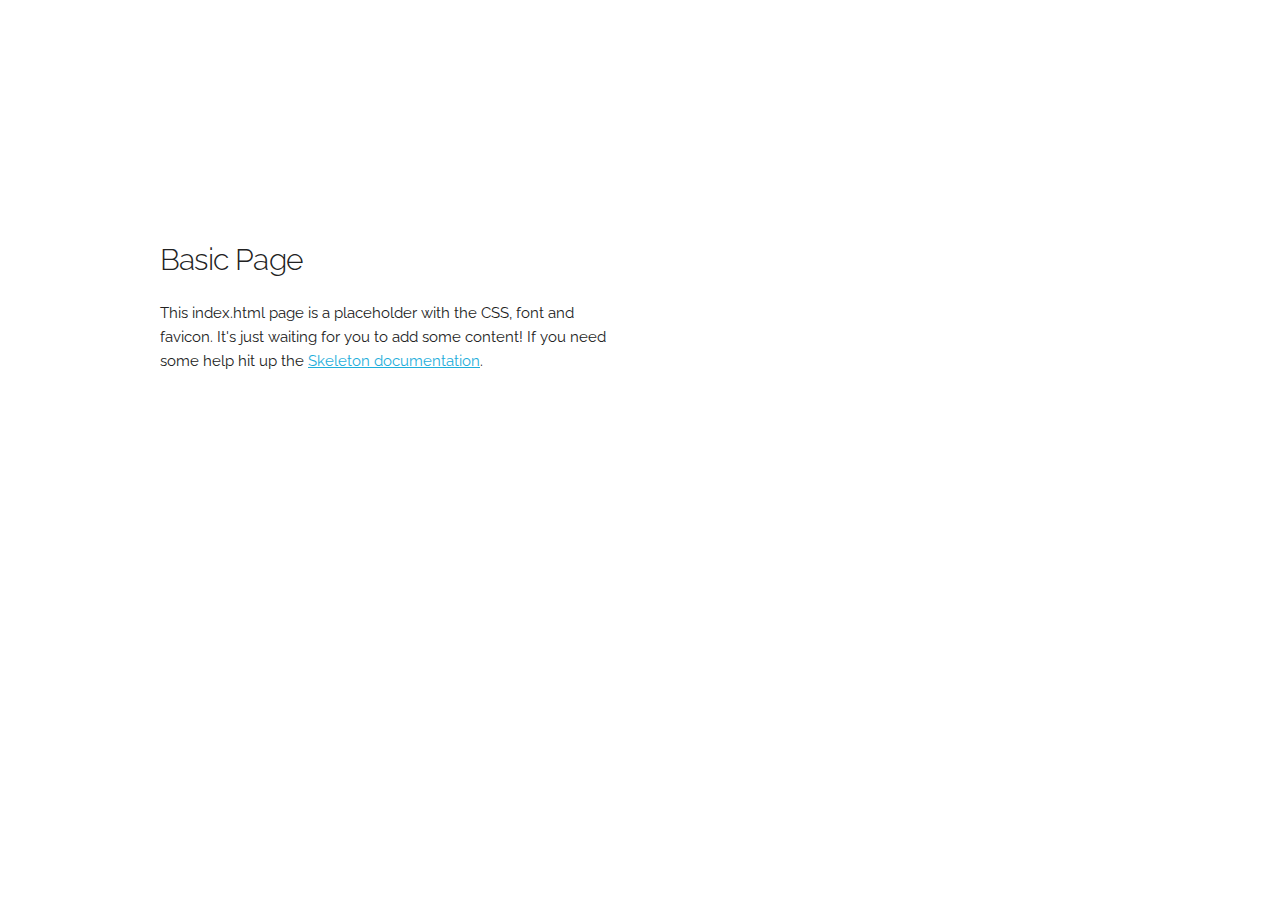
<file: bower_components/skeleton/index.html>
<!DOCTYPE html>
<html lang="en">
<head>

  <!-- Basic Page Needs
  –––––––––––––––––––––––––––––––––––––––––––––––––– -->
  <meta charset="utf-8">
  <title>Your page title here :)</title>
  <meta name="description" content="">
  <meta name="author" content="">

  <!-- Mobile Specific Metas
  –––––––––––––––––––––––––––––––––––––––––––––––––– -->
  <meta name="viewport" content="width=device-width, initial-scale=1">

  <!-- FONT
  –––––––––––––––––––––––––––––––––––––––––––––––––– -->
  <link href="//fonts.googleapis.com/css?family=Raleway:400,300,600" rel="stylesheet" type="text/css">

  <!-- CSS
  –––––––––––––––––––––––––––––––––––––––––––––––––– -->
  <link rel="stylesheet" href="css/normalize.css">
  <link rel="stylesheet" href="css/skeleton.css">

  <!-- Favicon
  –––––––––––––––––––––––––––––––––––––––––––––––––– -->
  <link rel="icon" type="image/png" href="images/favicon.png">

</head>
<body>

  <!-- Primary Page Layout
  –––––––––––––––––––––––––––––––––––––––––––––––––– -->
  <div class="container">
    <div class="row">
      <div class="one-half column" style="margin-top: 25%">
        <h4>Basic Page</h4>
        <p>This index.html page is a placeholder with the CSS, font and favicon. It's just waiting for you to add some content! If you need some help hit up the <a href="http://www.getskeleton.com">Skeleton documentation</a>.</p>
      </div>
    </div>
  </div>

<!-- End Document
  –––––––––––––––––––––––––––––––––––––––––––––––––– -->
</body>
</html>
</file>
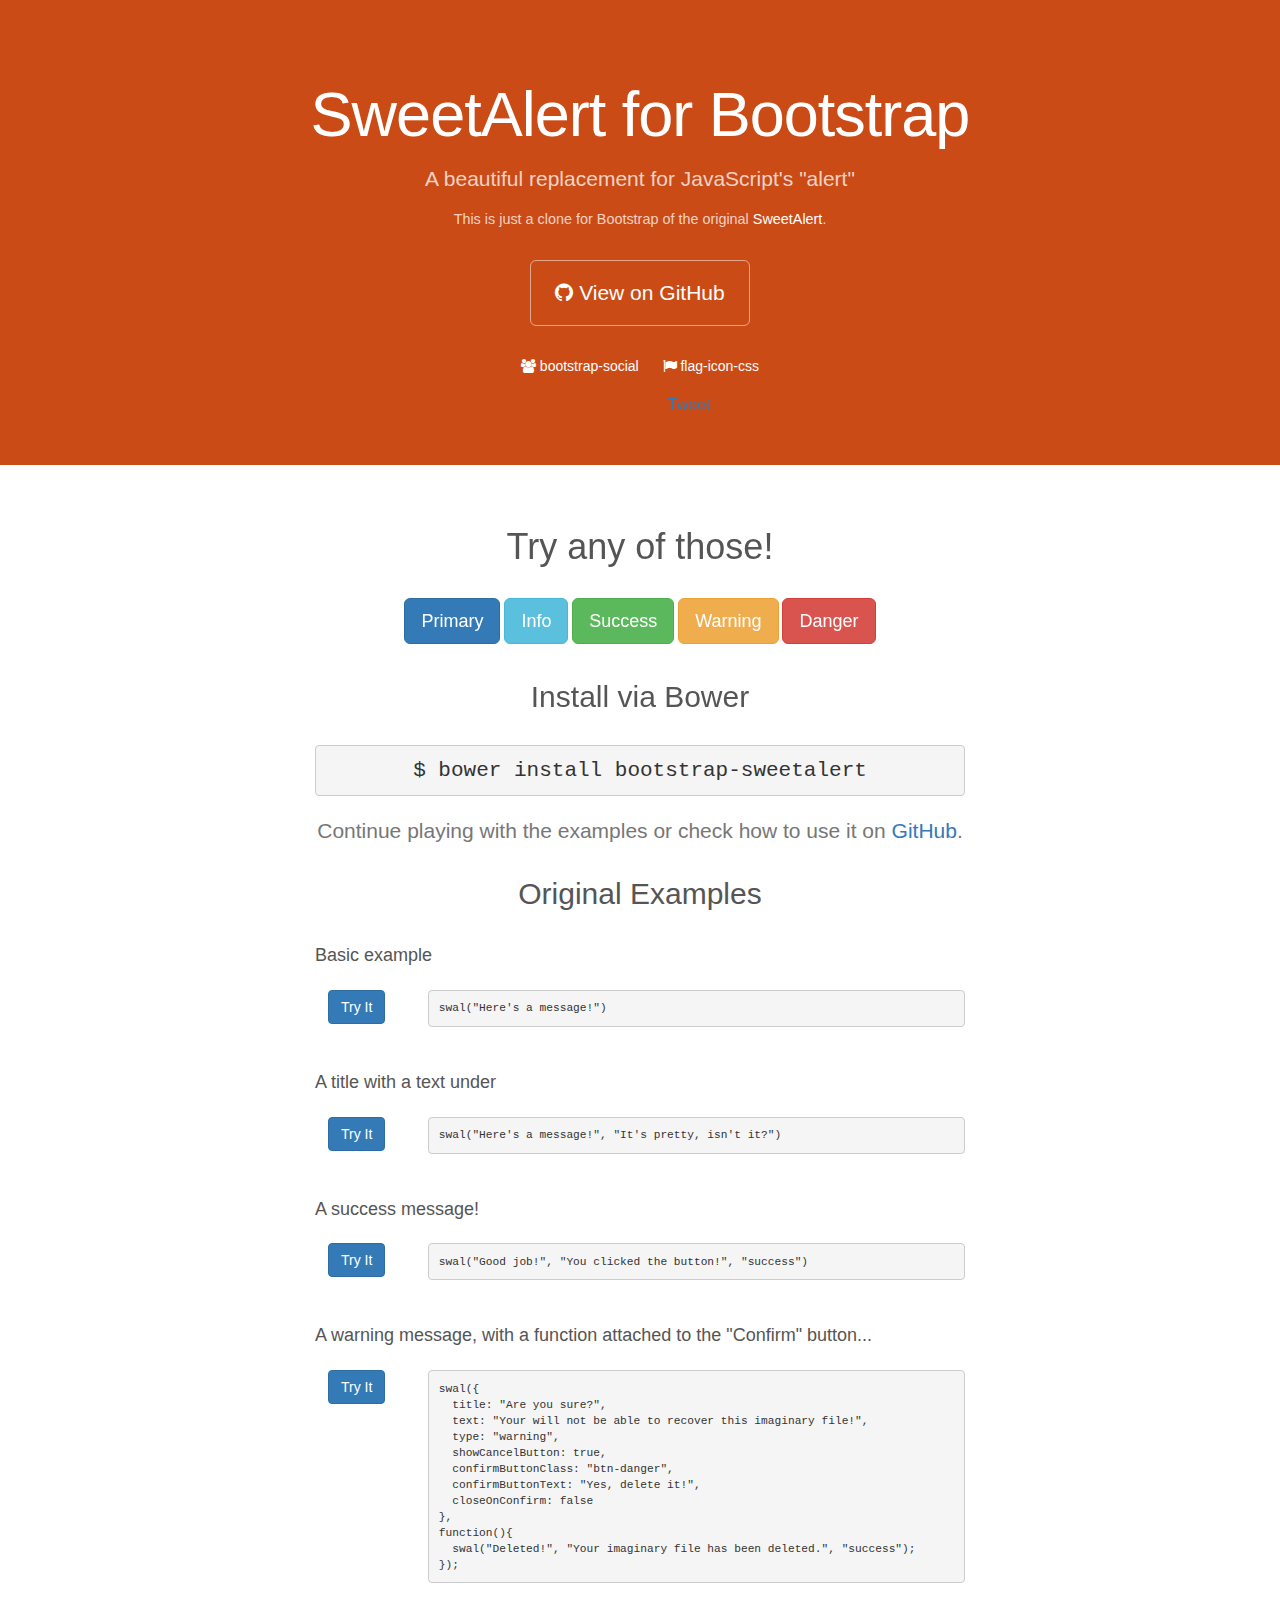
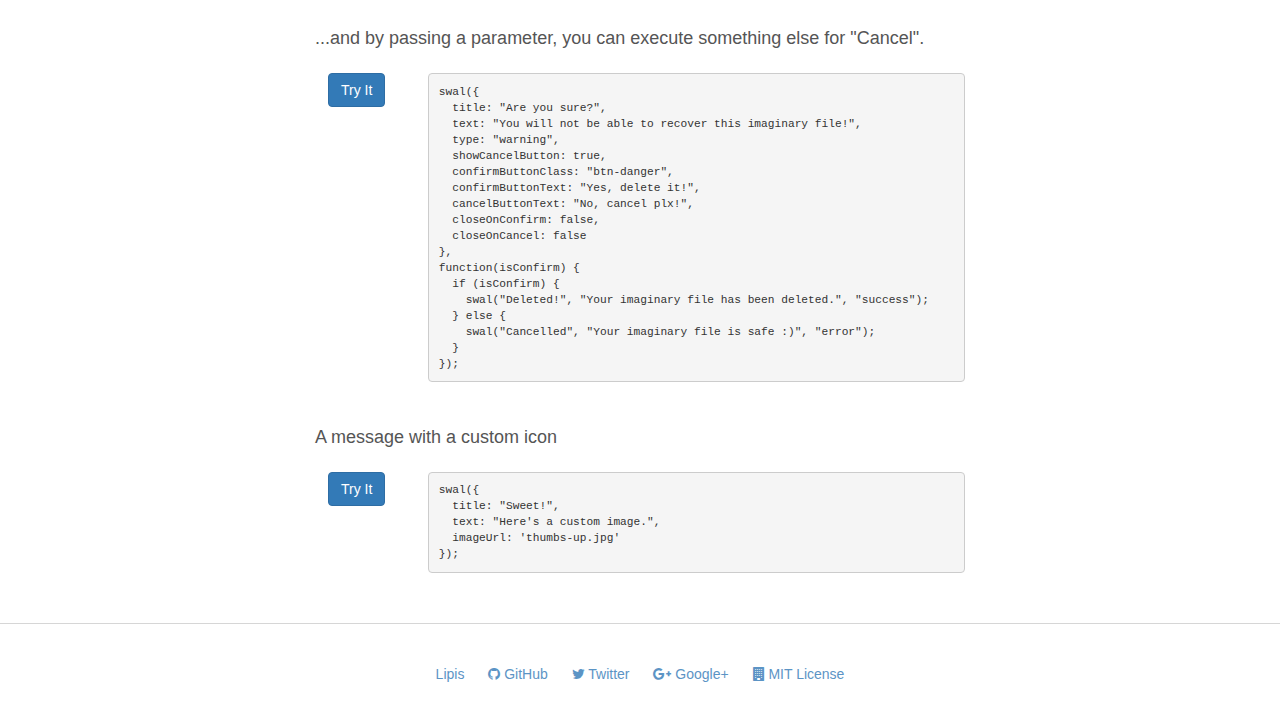
<file: old/assets/bootstrap-sweetalert/index.html>
<!DOCTYPE html>
<html lang="en">
  <head>
    <meta charset="utf-8">
    <meta http-equiv="X-UA-Compatible" content="IE=edge">
    <meta name="viewport" content="width=device-width, initial-scale=1">

    <meta property="og:title" content="Social Buttons for Bootstrap" />
    <meta property="og:description" content="A beautiful replacement for JavaScript's 'alert' for Bootstrap" />
    <meta property="og:type" content="website" />
    <meta property="og:url" content="http://lipis.github.io/bootstrap-sweetalert/" />
    <meta property="og:image" content="http://lipis.github.io/bootstrap-social/assets/bootstrap-sweetalert.png" />

    <title>SweetAlert for Bootstrap</title>

    <link href="//maxcdn.bootstrapcdn.com/bootstrap/3.2.0/css/bootstrap.min.css" rel="stylesheet">
    <link href="//maxcdn.bootstrapcdn.com/font-awesome/4.2.0/css/font-awesome.min.css" rel="stylesheet">
    <script src="//code.jquery.com/jquery-2.1.1.js"></script>
    <link href="assets/docs.css" rel="stylesheet">

    <!-- Debug -->
    <script src="//localhost:32123/livereload.js"></script>

    <!-- This is what you need -->
    <script src="lib/sweet-alert.js"></script>
    <link rel="stylesheet" href="lib/sweet-alert.css">
    <!--.......................-->

    <script>
      (function(i,s,o,g,r,a,m){i['GoogleAnalyticsObject']=r;i[r]=i[r]||function(){
      (i[r].q=i[r].q||[]).push(arguments)},i[r].l=1*new Date();a=s.createElement(o),
      m=s.getElementsByTagName(o)[0];a.async=1;a.src=g;m.parentNode.insertBefore(a,m)
      })(window,document,'script','//www.google-analytics.com/analytics.js','ga');
      ga('create', 'UA-42119746-3', 'auto');
      ga('send', 'pageview');
    </script>
  </head>

  <body>
    <div class="jumbotron">
      <h1>SweetAlert for Bootstrap</h1>
      <p>A beautiful replacement for JavaScript's "alert"</p>
      <p class="small">
        This is just a clone for Bootstrap of the original
        <a href="http://tristanedwards.me/sweetalert" target="_blank" onclick="_gaq.push(['_trackEvent', 'exit', 'header', 'Original']);">SweetAlert</a>.
      </p>
      <p>
        <a class="btn btn-outline btn-lg" href="https://github.com/lipis/sweetalert" onclick="_gaq.push(['_trackEvent', 'exit', 'main', 'GitHub']);">
          <span class="fa fa-github"></span>
          View on GitHub
        </a>
      </p>
      <ul class="jumbotron-links">
        <li><a href="http://lipis.github.io/bootstrap-social" onclick="_gaq.push(['_trackEvent', 'exit', 'header', 'bootstrap-social']);"><i class="fa fa-group"></i> bootstrap-social</a></li>
        <li><a href="http://lipis.github.io/flag-icon-css"  onclick="_gaq.push(['_trackEvent', 'exit', 'header', 'flag-icon-css']);"><i class="fa fa-flag"></i> flag-icon-css</a></li>
      </ul>

      <iframe src="http://ghbtns.com/github-btn.html?user=lipis&amp;repo=bootstrap-sweetalert&amp;type=watch&amp;count=true" class="social-share"></iframe>
      <a href="https://twitter.com/share" class="social-share twitter-share-button" data-url="http://lipis.github.io/bootstrap-sweetalert/" data-text="SweetAlert for Bootstrap! A beautiful replacement for JavaScript's 'alert'." data-via="lipis" data-hashtags="bootstrap">Tweet</a>
    </div>

    <div class="container">

      <h1>Try any of those!</h1>
      <div class="examples">
        <button class="btn btn-lg btn-primary sweet-10" onclick="_gaq.push(['_trackEvent', 'example, 'try', 'Primary']);">Primary</button>
        <button class="btn btn-lg btn-info sweet-11" onclick="_gaq.push(['_trackEvent', 'example, 'try', 'Info']);">Info</button>
        <button class="btn btn-lg btn-success sweet-12" onclick="_gaq.push(['_trackEvent', 'example, 'try', 'Success']);">Success</button>
        <button class="btn btn-lg btn-warning sweet-13" onclick="_gaq.push(['_trackEvent', 'example, 'try', 'Warning']);">Warning</button>
        <button class="btn btn-lg btn-danger sweet-14" onclick="_gaq.push(['_trackEvent', 'example, 'try', 'Danger']);">Danger</button>
      </div>


      <h2>Install via Bower</h2>

      <pre class="text-center lead">$ bower install bootstrap-sweetalert</pre>

      <p class="text-muted text-center lead">
        Continue playing with the examples or check how to use it on
        <a href="https://github.com/lipis/bootstrap-sweetalert#sweetalert-for-bootstrap">GitHub</a>.
      </p>

      <h2>Original Examples</h2>

      <h4>Basic example</h4>
      <div class="row">
        <div class="col-sm-2 text-center">
          <p><button class="btn btn-primary sweet-1" onclick="_gaq.push(['_trackEvent', 'example', 'try', 'sweet-1']);">Try It</button></p>
        </div>
        <div class="col-sm-10">
          <pre class="code">swal("Here's a message!")</pre>
        </div>
      </div>

      <h4>A title with a text under</h4>
      <div class="row">
        <div class="col-sm-2 text-center">
          <p><button class="btn btn-primary sweet-2" onclick="_gaq.push(['_trackEvent', 'example', 'try', 'sweet-2']);">Try It</button></p>
        </div>
        <div class="col-sm-10">
          <pre>swal("Here's a message!", "It's pretty, isn't it?")</pre>
        </div>
      </div>

      <h4>A success message!</h4>
      <div class="row">
        <div class="col-sm-2 text-center">
          <p><button class="btn btn-primary sweet-3" onclick="_gaq.push(['_trackEvent', 'example', 'try', 'sweet-3']);">Try It</button></p>
        </div>
        <div class="col-sm-10">
          <pre>swal("Good job!", "You clicked the button!", "success")</pre>
        </div>
      </div>

      <h4>A warning message, with a function attached to the "Confirm" button...</h4>
      <div class="row">
        <div class="col-sm-2 text-center">
          <p><button class="btn btn-primary sweet-4" onclick="_gaq.push(['_trackEvent', 'example', 'try', 'sweet-4']);">Try It</button></p>
        </div>
        <div class="col-sm-10">
          <pre>
swal({
  title: "Are you sure?",
  text: "Your will not be able to recover this imaginary file!",
  type: "warning",
  showCancelButton: true,
  confirmButtonClass: "btn-danger",
  confirmButtonText: "Yes, delete it!",
  closeOnConfirm: false
},
function(){
  swal("Deleted!", "Your imaginary file has been deleted.", "success");
});</pre>
        </div>
      </div>

      <h4>...and by passing a parameter, you can execute something else for "Cancel".</h4>
      <div class="row">
        <div class="col-sm-2 text-center">
          <p><button class="btn btn-primary sweet-5" onclick="_gaq.push(['_trackEvent', 'example', 'try', 'sweet-5']);">Try It</button></p>
        </div>
        <div class="col-sm-10">
          <pre>
swal({
  title: "Are you sure?",
  text: "You will not be able to recover this imaginary file!",
  type: "warning",
  showCancelButton: true,
  confirmButtonClass: "btn-danger",
  confirmButtonText: "Yes, delete it!",
  cancelButtonText: "No, cancel plx!",
  closeOnConfirm: false,
  closeOnCancel: false
},
function(isConfirm) {
  if (isConfirm) {
    swal("Deleted!", "Your imaginary file has been deleted.", "success");
  } else {
    swal("Cancelled", "Your imaginary file is safe :)", "error");
  }
});</pre>
        </div>
      </div>

      <h4>A message with a custom icon</h4>
      <div class="row">
        <div class="col-sm-2 text-center">
          <p><button class="btn btn-primary sweet-6" onclick="_gaq.push(['_trackEvent', 'exit', 'footer', 'Lipis']);">Try It</button></p>
        </div>
        <div class="col-sm-10">
          <pre>
swal({
  title: "Sweet!",
  text: "Here's a custom image.",
  imageUrl: 'thumbs-up.jpg'
});</pre>
        </div>
      </div>
    </div>
    <footer>
      <ul class="links">
        <li><a href="http://lip.is" onclick="_gaq.push(['_trackEvent', 'exit', 'footer', 'Lipis']);">Lipis</a></li>
        <li><a href="http://github.com/lipis" onclick="_gaq.push(['_trackEvent', 'exit', 'footer', 'GitHub']);"><i class="fa fa-github"></i> GitHub</a></li>
        <li><a href="http://twitter.com/lipis" onclick="_gaq.push(['_trackEvent', 'exit', 'footer', 'Twitter']);"><i class="fa fa-twitter"></i> Twitter</a></li>
        <li><a href="http://google.com/+PanayiotisLipiridis" onclick="_gaq.push(['_trackEvent', 'exit', 'footer', 'Google+']);"><i class="fa fa-google-plus"></i> Google+</a></li>
        <li><a href="http://opensource.org/licenses/MIT" onclick="_gaq.push(['_trackEvent', 'exit', 'footer', 'MIT']);"><i class="fa fa-building"></i> MIT License</a></li>
      </ul>
    </footer>

    <script>
      document.querySelector('.sweet-1').onclick = function(){
        swal("Here's a message!");
      };

      document.querySelector('.sweet-2').onclick = function(){
        swal("Here's a message!", "It's pretty, isn't it?")
      };

      document.querySelector('.sweet-3').onclick = function(){
        swal("Good job!", "You clicked the button!", "success");
      };

      document.querySelector('.sweet-4').onclick = function(){
        swal({
          title: "Are you sure?",
          text: "You will not be able to recover this imaginary file!",
          type: "warning",
          showCancelButton: true,
          confirmButtonClass: 'btn-danger',
          confirmButtonText: 'Yes, delete it!',
          closeOnConfirm: false,
          //closeOnCancel: false
        },
        function(){
          swal("Deleted!", "Your imaginary file has been deleted!", "success");
        });
      };

      document.querySelector('.sweet-5').onclick = function(){
        swal({
          title: "Are you sure?",
          text: "You will not be able to recover this imaginary file!",
          type: "warning",
          showCancelButton: true,
          confirmButtonClass: 'btn-danger',
          confirmButtonText: 'Yes, delete it!',
          cancelButtonText: "No, cancel plx!",
          closeOnConfirm: false,
          closeOnCancel: false
        },
        function(isConfirm){
          if (isConfirm){
            swal("Deleted!", "Your imaginary file has been deleted!", "success");
          } else {
            swal("Cancelled", "Your imaginary file is safe :)", "error");
          }
        });
      };

      document.querySelector('.sweet-6').onclick = function(){
        swal({
          title: "Sweet!",
          text: "Here's a custom image.",
          imageUrl: 'assets/thumbs-up.jpg'
        });
      };

      document.querySelector('.sweet-10').onclick = function(){
        swal({
          title: "Are you sure?",
          text: "You will not be able to recover this imaginary file!",
          type: "info",
          showCancelButton: true,
          confirmButtonClass: 'btn-primary',
          confirmButtonText: 'Primary!'
        });
      };

      document.querySelector('.sweet-11').onclick = function(){
        swal({
          title: "Are you sure?",
          text: "You will not be able to recover this imaginary file!",
          type: "info",
          showCancelButton: true,
          confirmButtonClass: 'btn-info',
          confirmButtonText: 'Info!'
        });
      };

      document.querySelector('.sweet-12').onclick = function(){
        swal({
          title: "Are you sure?",
          text: "You will not be able to recover this imaginary file!",
          type: "success",
          showCancelButton: true,
          confirmButtonClass: 'btn-success',
          confirmButtonText: 'Success!'
        });
      };

      document.querySelector('.sweet-13').onclick = function(){
        swal({
          title: "Are you sure?",
          text: "You will not be able to recover this imaginary file!",
          type: "warning",
          showCancelButton: true,
          confirmButtonClass: 'btn-warning',
          confirmButtonText: 'Warning!'
        });
      };

      document.querySelector('.sweet-14').onclick = function(){
        swal({
          title: "Are you sure?",
          text: "You will not be able to recover this imaginary file!",
          type: "error",
          showCancelButton: true,
          confirmButtonClass: 'btn-danger',
          confirmButtonText: 'Danger!'
        });
      };
    </script>
    <script>
      !function(d,s,id){var js,fjs=d.getElementsByTagName(s)[0],p=/^http:/.test(d.location)?'http':'https';if(!d.getElementById(id)){js=d.createElement(s);js.id=id;js.src=p+'://platform.twitter.com/widgets.js';fjs.parentNode.insertBefore(js,fjs);}}(document, 'script', 'twitter-wjs');
    </script>
  </body>
</html>
</file>
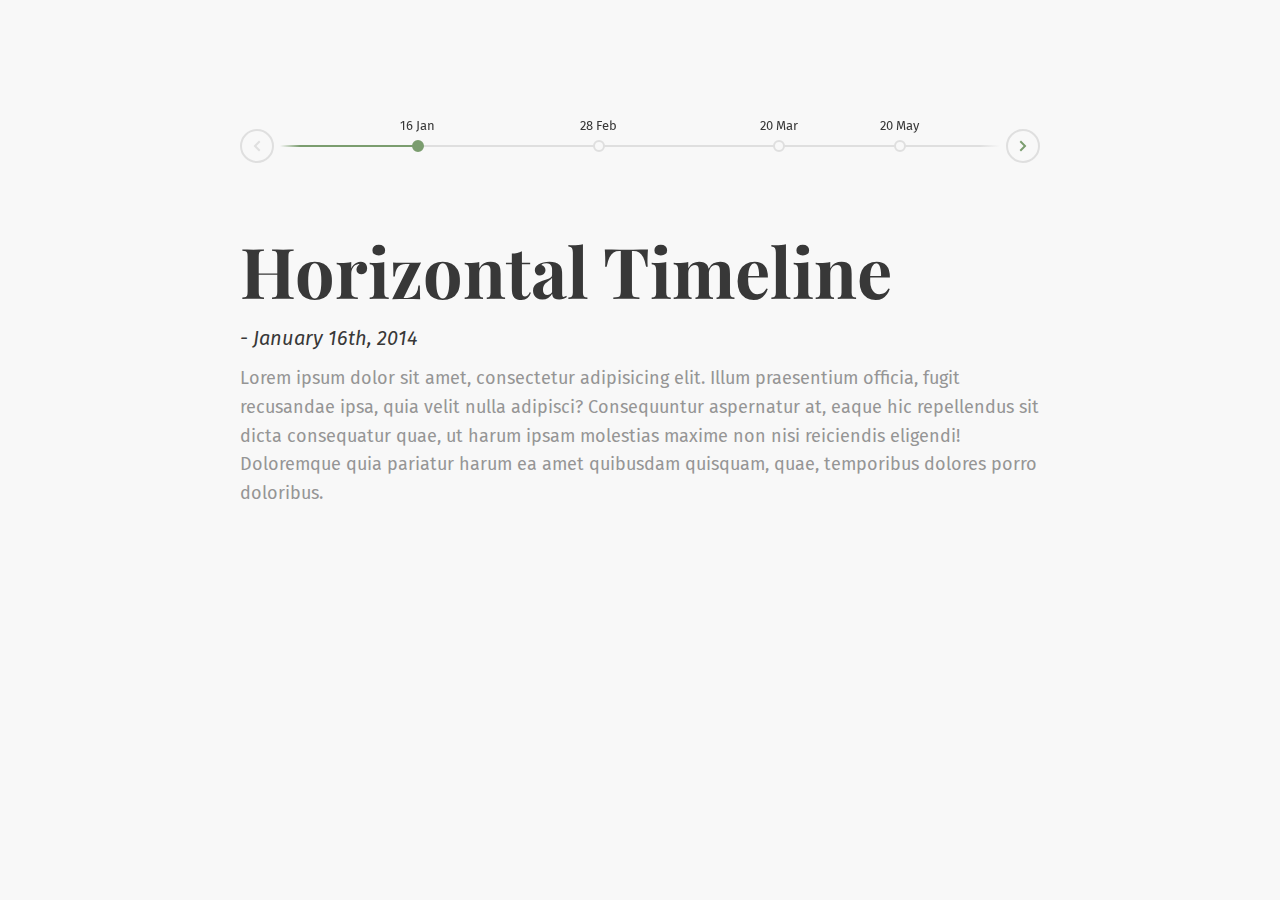
<file: old/assets/horizontal-timeline/index.html>
<!doctype html>
<html lang="en" class="no-js">
<head>
	<meta charset="UTF-8">
	<meta name="viewport" content="width=device-width, initial-scale=1">
	
	<link href='https://fonts.googleapis.com/css?family=Playfair+Display:700,900|Fira+Sans:400,400italic' rel='stylesheet' type='text/css'>

	<link rel="stylesheet" href="css/reset.css"> <!-- CSS reset -->
	<link rel="stylesheet" href="css/style.css"> <!-- Resource style -->
	<script src="js/modernizr.js"></script> <!-- Modernizr -->
  	
	<title>Horizontal Timeline | CodyHouse</title>
</head>
<body>
<section class="cd-horizontal-timeline">
	<div class="timeline">
		<div class="events-wrapper">
			<div class="events">
				<ol>
					<li><a href="#0" data-date="16/01/2014" class="selected">16 Jan</a></li>
					<li><a href="#0" data-date="28/02/2014">28 Feb</a></li>
					<li><a href="#0" data-date="20/04/2014">20 Mar</a></li>
					<li><a href="#0" data-date="20/05/2014">20 May</a></li>
					<li><a href="#0" data-date="09/07/2014">09 Jul</a></li>
					<li><a href="#0" data-date="30/08/2014">30 Aug</a></li>
					<li><a href="#0" data-date="15/09/2014">15 Sep</a></li>
					<li><a href="#0" data-date="01/11/2014">01 Nov</a></li>
					<li><a href="#0" data-date="10/12/2014">10 Dec</a></li>
					<li><a href="#0" data-date="19/01/2015">29 Jan</a></li>
					<li><a href="#0" data-date="03/03/2015">3 Mar</a></li>
				</ol>

				<span class="filling-line" aria-hidden="true"></span>
			</div> <!-- .events -->
		</div> <!-- .events-wrapper -->
			
		<ul class="cd-timeline-navigation">
			<li><a href="#0" class="prev inactive">Prev</a></li>
			<li><a href="#0" class="next">Next</a></li>
		</ul> <!-- .cd-timeline-navigation -->
	</div> <!-- .timeline -->

	<div class="events-content">
		<ol>
			<li class="selected" data-date="16/01/2014">
				<h2>Horizontal Timeline</h2>
				<em>January 16th, 2014</em>
				<p>	
					Lorem ipsum dolor sit amet, consectetur adipisicing elit. Illum praesentium officia, fugit recusandae ipsa, quia velit nulla adipisci? Consequuntur aspernatur at, eaque hic repellendus sit dicta consequatur quae, ut harum ipsam molestias maxime non nisi reiciendis eligendi! Doloremque quia pariatur harum ea amet quibusdam quisquam, quae, temporibus dolores porro doloribus.
				</p>
			</li>

			<li data-date="28/02/2014">
				<h2>Event title here</h2>
				<em>February 28th, 2014</em>
				<p>	
					Lorem ipsum dolor sit amet, consectetur adipisicing elit. Illum praesentium officia, fugit recusandae ipsa, quia velit nulla adipisci? Consequuntur aspernatur at, eaque hic repellendus sit dicta consequatur quae, ut harum ipsam molestias maxime non nisi reiciendis eligendi! Doloremque quia pariatur harum ea amet quibusdam quisquam, quae, temporibus dolores porro doloribus.
				</p>
			</li>

			<li data-date="20/04/2014">
				<h2>Event title here</h2>
				<em>March 20th, 2014</em>
				<p>	
					Lorem ipsum dolor sit amet, consectetur adipisicing elit. Illum praesentium officia, fugit recusandae ipsa, quia velit nulla adipisci? Consequuntur aspernatur at, eaque hic repellendus sit dicta consequatur quae, ut harum ipsam molestias maxime non nisi reiciendis eligendi! Doloremque quia pariatur harum ea amet quibusdam quisquam, quae, temporibus dolores porro doloribus.
				</p>
			</li>

			<li data-date="20/05/2014">
				<h2>Event title here</h2>
				<em>May 20th, 2014</em>
				<p>	
					Lorem ipsum dolor sit amet, consectetur adipisicing elit. Illum praesentium officia, fugit recusandae ipsa, quia velit nulla adipisci? Consequuntur aspernatur at, eaque hic repellendus sit dicta consequatur quae, ut harum ipsam molestias maxime non nisi reiciendis eligendi! Doloremque quia pariatur harum ea amet quibusdam quisquam, quae, temporibus dolores porro doloribus.
				</p>
			</li>

			<li data-date="09/07/2014">
				<h2>Event title here</h2>
				<em>July 9th, 2014</em>
				<p>	
					Lorem ipsum dolor sit amet, consectetur adipisicing elit. Illum praesentium officia, fugit recusandae ipsa, quia velit nulla adipisci? Consequuntur aspernatur at, eaque hic repellendus sit dicta consequatur quae, ut harum ipsam molestias maxime non nisi reiciendis eligendi! Doloremque quia pariatur harum ea amet quibusdam quisquam, quae, temporibus dolores porro doloribus.
				</p>
			</li>

			<li data-date="30/08/2014">
				<h2>Event title here</h2>
				<em>August 30th, 2014</em>
				<p>	
					Lorem ipsum dolor sit amet, consectetur adipisicing elit. Illum praesentium officia, fugit recusandae ipsa, quia velit nulla adipisci? Consequuntur aspernatur at, eaque hic repellendus sit dicta consequatur quae, ut harum ipsam molestias maxime non nisi reiciendis eligendi! Doloremque quia pariatur harum ea amet quibusdam quisquam, quae, temporibus dolores porro doloribus.
				</p>
			</li>

			<li data-date="15/09/2014">
				<h2>Event title here</h2>
				<em>September 15th, 2014</em>
				<p>	
					Lorem ipsum dolor sit amet, consectetur adipisicing elit. Illum praesentium officia, fugit recusandae ipsa, quia velit nulla adipisci? Consequuntur aspernatur at, eaque hic repellendus sit dicta consequatur quae, ut harum ipsam molestias maxime non nisi reiciendis eligendi! Doloremque quia pariatur harum ea amet quibusdam quisquam, quae, temporibus dolores porro doloribus.
				</p>
			</li>

			<li data-date="01/11/2014">
				<h2>Event title here</h2>
				<em>November 1st, 2014</em>
				<p>	
					Lorem ipsum dolor sit amet, consectetur adipisicing elit. Illum praesentium officia, fugit recusandae ipsa, quia velit nulla adipisci? Consequuntur aspernatur at, eaque hic repellendus sit dicta consequatur quae, ut harum ipsam molestias maxime non nisi reiciendis eligendi! Doloremque quia pariatur harum ea amet quibusdam quisquam, quae, temporibus dolores porro doloribus.
				</p>
			</li>

			<li data-date="10/12/2014">
				<h2>Event title here</h2>
				<em>December 10th, 2014</em>
				<p>	
					Lorem ipsum dolor sit amet, consectetur adipisicing elit. Illum praesentium officia, fugit recusandae ipsa, quia velit nulla adipisci? Consequuntur aspernatur at, eaque hic repellendus sit dicta consequatur quae, ut harum ipsam molestias maxime non nisi reiciendis eligendi! Doloremque quia pariatur harum ea amet quibusdam quisquam, quae, temporibus dolores porro doloribus.
				</p>
			</li>

			<li data-date="19/01/2015">
				<h2>Event title here</h2>
				<em>January 19th, 2015</em>
				<p>	
					Lorem ipsum dolor sit amet, consectetur adipisicing elit. Illum praesentium officia, fugit recusandae ipsa, quia velit nulla adipisci? Consequuntur aspernatur at, eaque hic repellendus sit dicta consequatur quae, ut harum ipsam molestias maxime non nisi reiciendis eligendi! Doloremque quia pariatur harum ea amet quibusdam quisquam, quae, temporibus dolores porro doloribus.
				</p>
			</li>

			<li data-date="03/03/2015">
				<h2>Event title here</h2>
				<em>March 3rd, 2015</em>
				<p>	
					Lorem ipsum dolor sit amet, consectetur adipisicing elit. Illum praesentium officia, fugit recusandae ipsa, quia velit nulla adipisci? Consequuntur aspernatur at, eaque hic repellendus sit dicta consequatur quae, ut harum ipsam molestias maxime non nisi reiciendis eligendi! Doloremque quia pariatur harum ea amet quibusdam quisquam, quae, temporibus dolores porro doloribus.
				</p>
			</li>
		</ol>
	</div> <!-- .events-content -->
</section>
	
<script src="js/jquery-2.1.4.js"></script>
<script src="js/jquery.mobile.custom.min.js"></script>
<script src="js/main.js"></script> <!-- Resource jQuery -->
</body>
</html>
</file>
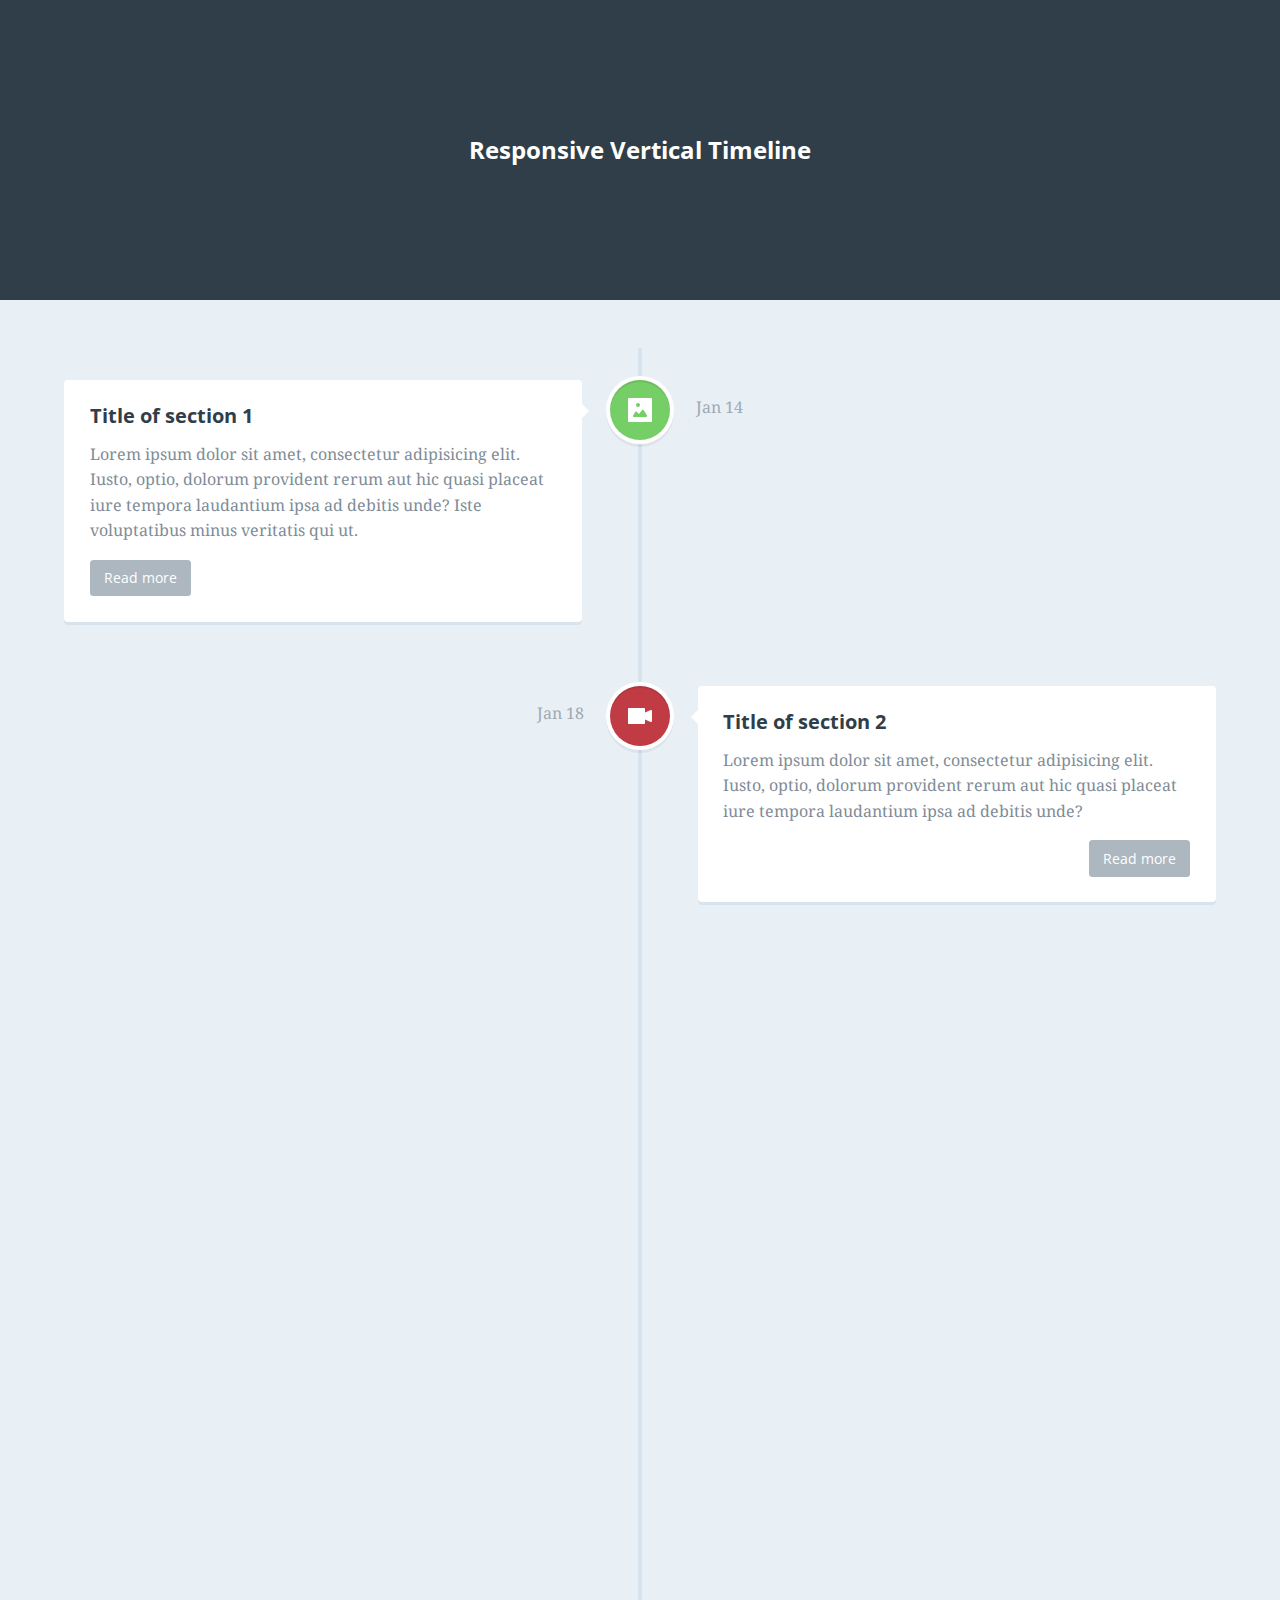
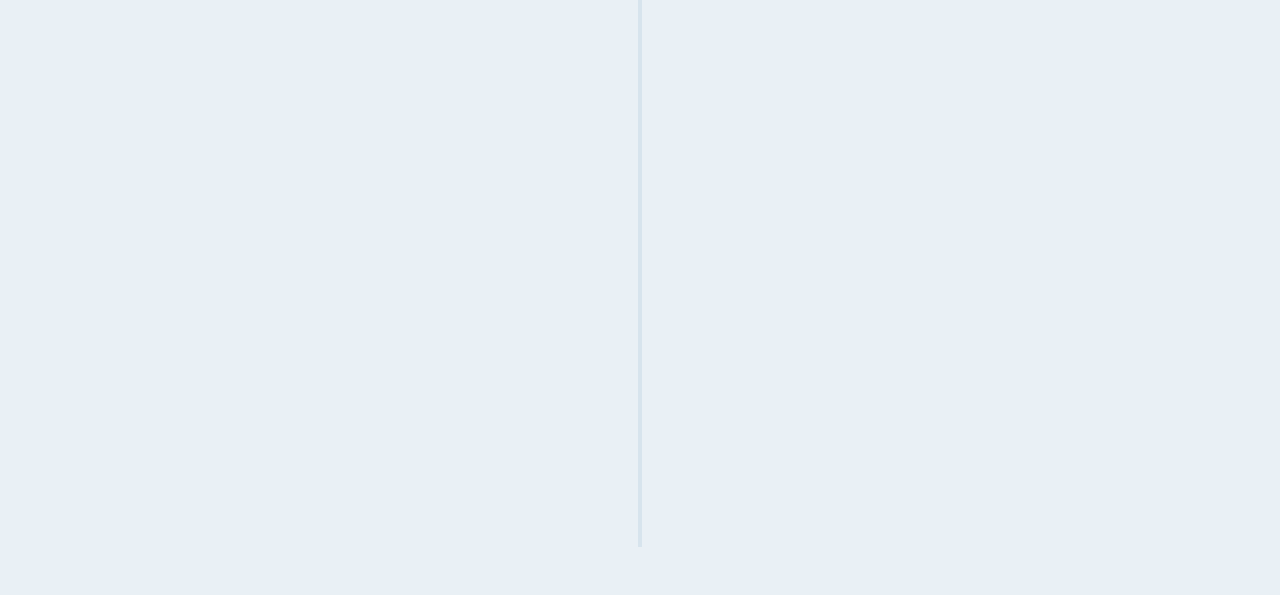
<file: old/assets/vertical-timeline/index.html>
<!doctype html>
<html lang="en" class="no-js">
<head>
	<meta charset="UTF-8">
	<meta name="viewport" content="width=device-width, initial-scale=1">

	<link href='http://fonts.googleapis.com/css?family=Droid+Serif|Open+Sans:400,700' rel='stylesheet' type='text/css'>

	<link rel="stylesheet" href="css/reset.css"> <!-- CSS reset -->
	<link rel="stylesheet" href="css/style.css"> <!-- Resource style -->
	<script src="js/modernizr.js"></script> <!-- Modernizr -->
  	
	<title>Responsive Vertical Timeline</title>
</head>
<body>
	<header>
		<h1>Responsive Vertical Timeline</h1>
	</header>

	<section id="cd-timeline" class="cd-container">
		<div class="cd-timeline-block">
			<div class="cd-timeline-img cd-picture">
				<img src="img/cd-icon-picture.svg" alt="Picture">
			</div> <!-- cd-timeline-img -->

			<div class="cd-timeline-content">
				<h2>Title of section 1</h2>
				<p>Lorem ipsum dolor sit amet, consectetur adipisicing elit. Iusto, optio, dolorum provident rerum aut hic quasi placeat iure tempora laudantium ipsa ad debitis unde? Iste voluptatibus minus veritatis qui ut.</p>
				<a href="#0" class="cd-read-more">Read more</a>
				<span class="cd-date">Jan 14</span>
			</div> <!-- cd-timeline-content -->
		</div> <!-- cd-timeline-block -->

		<div class="cd-timeline-block">
			<div class="cd-timeline-img cd-movie">
				<img src="img/cd-icon-movie.svg" alt="Movie">
			</div> <!-- cd-timeline-img -->

			<div class="cd-timeline-content">
				<h2>Title of section 2</h2>
				<p>Lorem ipsum dolor sit amet, consectetur adipisicing elit. Iusto, optio, dolorum provident rerum aut hic quasi placeat iure tempora laudantium ipsa ad debitis unde?</p>
				<a href="#0" class="cd-read-more">Read more</a>
				<span class="cd-date">Jan 18</span>
			</div> <!-- cd-timeline-content -->
		</div> <!-- cd-timeline-block -->

		<div class="cd-timeline-block">
			<div class="cd-timeline-img cd-picture">
				<img src="img/cd-icon-picture.svg" alt="Picture">
			</div> <!-- cd-timeline-img -->

			<div class="cd-timeline-content">
				<h2>Title of section 3</h2>
				<p>Lorem ipsum dolor sit amet, consectetur adipisicing elit. Excepturi, obcaecati, quisquam id molestias eaque asperiores voluptatibus cupiditate error assumenda delectus odit similique earum voluptatem doloremque dolorem ipsam quae rerum quis. Odit, itaque, deserunt corporis vero ipsum nisi eius odio natus ullam provident pariatur temporibus quia eos repellat consequuntur perferendis enim amet quae quasi repudiandae sed quod veniam dolore possimus rem voluptatum eveniet eligendi quis fugiat aliquam sunt similique aut adipisci.</p>
				<a href="#0" class="cd-read-more">Read more</a>
				<span class="cd-date">Jan 24</span>
			</div> <!-- cd-timeline-content -->
		</div> <!-- cd-timeline-block -->

		<div class="cd-timeline-block">
			<div class="cd-timeline-img cd-location">
				<img src="img/cd-icon-location.svg" alt="Location">
			</div> <!-- cd-timeline-img -->

			<div class="cd-timeline-content">
				<h2>Title of section 4</h2>
				<p>Lorem ipsum dolor sit amet, consectetur adipisicing elit. Iusto, optio, dolorum provident rerum aut hic quasi placeat iure tempora laudantium ipsa ad debitis unde? Iste voluptatibus minus veritatis qui ut.</p>
				<a href="#0" class="cd-read-more">Read more</a>
				<span class="cd-date">Feb 14</span>
			</div> <!-- cd-timeline-content -->
		</div> <!-- cd-timeline-block -->

		<div class="cd-timeline-block">
			<div class="cd-timeline-img cd-location">
				<img src="img/cd-icon-location.svg" alt="Location">
			</div> <!-- cd-timeline-img -->

			<div class="cd-timeline-content">
				<h2>Title of section 5</h2>
				<p>Lorem ipsum dolor sit amet, consectetur adipisicing elit. Iusto, optio, dolorum provident rerum.</p>
				<a href="#0" class="cd-read-more">Read more</a>
				<span class="cd-date">Feb 18</span>
			</div> <!-- cd-timeline-content -->
		</div> <!-- cd-timeline-block -->

		<div class="cd-timeline-block">
			<div class="cd-timeline-img cd-movie">
				<img src="img/cd-icon-movie.svg" alt="Movie">
			</div> <!-- cd-timeline-img -->

			<div class="cd-timeline-content">
				<h2>Final Section</h2>
				<p>This is the content of the last section</p>
				<span class="cd-date">Feb 26</span>
			</div> <!-- cd-timeline-content -->
		</div> <!-- cd-timeline-block -->
	</section> <!-- cd-timeline -->
<script src="http://ajax.googleapis.com/ajax/libs/jquery/1.11.0/jquery.min.js"></script>
<script src="js/main.js"></script> <!-- Resource jQuery -->
</body>
</html>
</file>
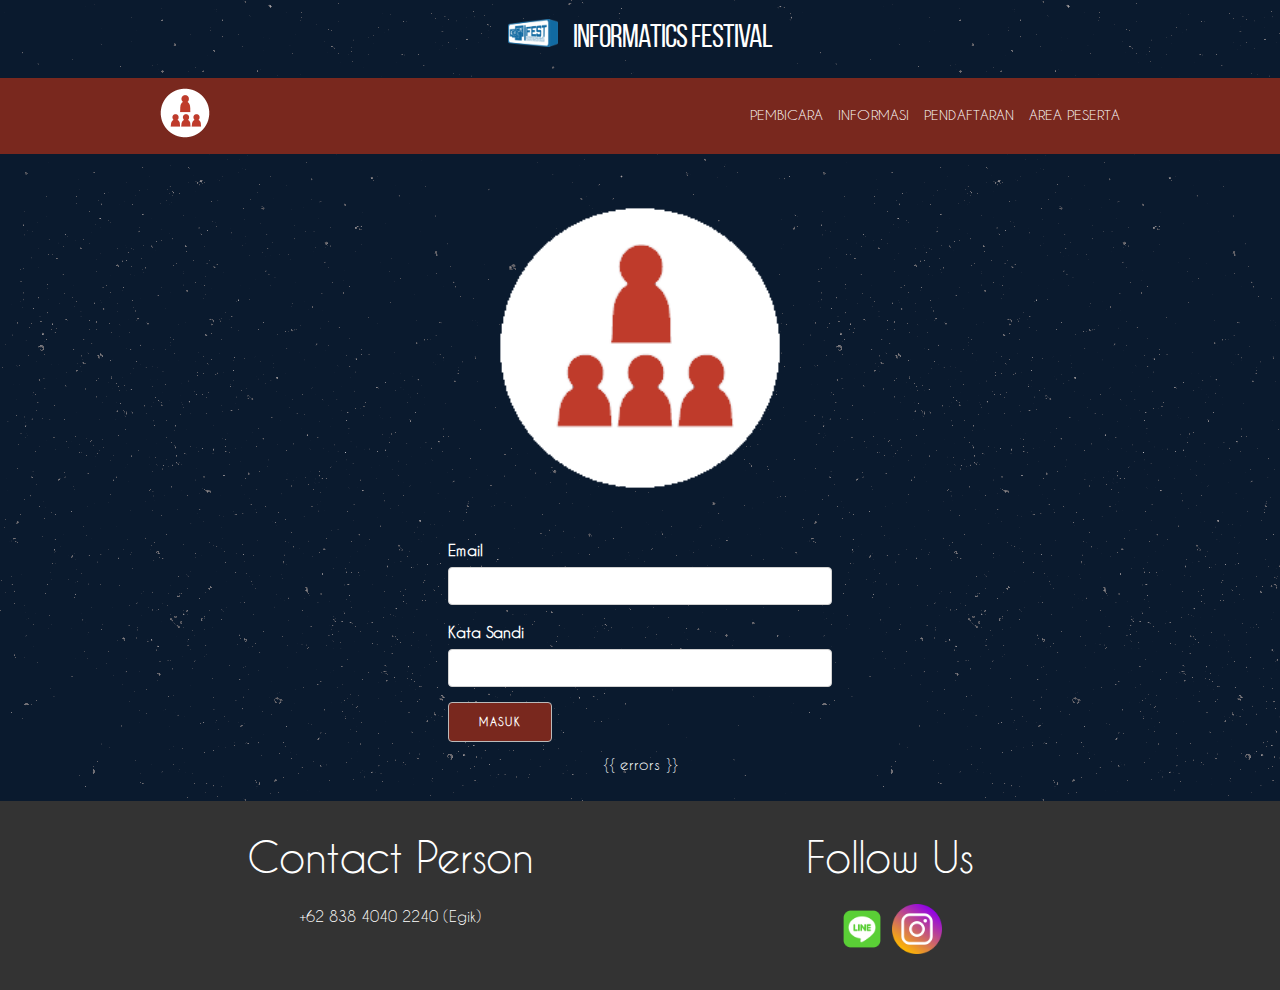
<file: login.html>
<!DOCTYPE html>
<html lang="en">
<head>

  <!-- Basic Page Needs
  –––––––––––––––––––––––––––––––––––––––––––––––––– -->
  <meta charset="utf-8">
  <title>Seminar Ifest</title>
  <meta name="description" content="">
  <meta name="author" content="">

  <!-- Mobile Specific Metas
  –––––––––––––––––––––––––––––––––––––––––––––––––– -->
  <meta name="viewport" content="width=device-width, initial-scale=1">

  <!-- FONT
  –––––––––––––––––––––––––––––––––––––––––––––––––– -->


  <!-- CSS
  –––––––––––––––––––––––––––––––––––––––––––––––––– -->
  <link rel="stylesheet" href="bower_components/skeleton/css/normalize.css">
  <link rel="stylesheet" href="bower_components/skeleton/css/skeleton.css">
  <link rel="stylesheet" href="css/style.css">

  <!-- Favicon
  –––––––––––––––––––––––––––––––––––––––––––––––––– -->

</head>
<body>

  <!-- Primary Page Layout
  ––––––––––––––––––––––––––––––––––––––––––––––––––-->
  <a href="http://ifest-uajy.com">
    <section id="header">
      <div class="container">
        <div class="row">
          <div class="twelve columns">
            <div class="ifest-header">
              <img class="ifest-logo" src="logo-ifest.png" alt="" />
              <h1 class="header-text">Informatics Festival</h1>
            </div>
          </div>
        </div>
      </div>
    </section>
  </a>

  <section id="menu">
    <div class="container">
      <div class="row">
        <div class="twelve columns">
            <a href="#header" class="logo">
                <img class="seminar-logo" src="img/logo.png" alt="" />
            </a>
            <nav class="navigation">
                <ul>
                  <li class="nav"><a class="menu-link" href="#speaker"><span class="text-link">PEMBICARA</span></a></li>
                  <li class="nav"><a class="menu-link" href="#information"><span class="text-link">INFORMASI</span></a></li>
                  <li class="nav"><a class="menu-link" href="#"><span class="text-link">PENDAFTARAN</span></a></li>
                  <li class="nav"><a class="menu-link" href="#"><span class="text-link">AREA PESERTA</span></a></li>
                </ul>
            </nav>
            <div class="dropdown">
                <button type="button" name="button" id="dropdown"><img src="img/menu-icon.png" alt=""></button>
                <ul class="dropdown-list">
                  <li class="dropdown-nav"><a class="menu-link" href="#speaker"><span class="text-link">PEMBICARA</span></a></li>
                  <li class="dropdown-nav"><a class="menu-link" href="#information"><span class="text-link">INFORMASI</span></a></li>
                  <li class="dropdown-nav"><a class="menu-link" href="#"><span class="text-link">PENDAFTARAN</span></a></li>
                  <li class="dropdown-nav"><a class="menu-link" href="#"><span class="text-link">AREA PESERTA</span></a></li>
                </div>
                </ul>
            </div>
        </div>
      </div>
    </div>
  </section>

  <section id="logo">
   <div class="container">
       <div class="row">
           <div class="twelve columns">
               <img class="seminar-logo" src="img/logo.png" alt="" />
           </div>
       </div>
   </div>
  </section>

  <section>
    <div class="container">
        <div class="twelve columns">
            <div id="login-form">
                <form class="form-login">
                    <div class="form-row">
                        <label>Email</label>
                        <input type="text" name="" value="">
                    </div>
                    <div class="form-row">
                        <label>Kata Sandi</label>
                        <input type="text" name="" value="">
                    </div>
                    <div class="form-row">
                        <button type="submit">Masuk</button>
                    </div>
                    <span>{{ errors }}</span>
                </form>
            </div>
        </div>
    </div>
  </section>

  <section id="footer">
      <div class="container">
        <div class="row">
            <div class="six columns">
                <h2>Contact Person</h2>
                <p>+62 838 4040 2240 (Egik)</p>
            </div>
            <div class="six columns">
                <h2>Follow Us</h2>
                <a href="http://line.me/ti/p/~@ykb1847q"><img class="icon-img" src="img/line-icon.png" alt=""></a>
                <a href="https://www.instagram.com/ifest_uajy/"><img class="icon-img" src="img/ig-icon.png" alt=""></a>
            </div>
        </div>
      </div>
    </section>

<script type="text/javascript" src="bower_components/jquery/dist/jquery.min.js"></script>
<script type="text/javascript" src="bower_components/scrollreveal/dist/scrollreveal.min.js"></script>
<script type="text/javascript" src="js/animation.js"></script>
<!-- End Document
  –––––––––––––––––––––––––––––––––––––––––––––––––– -->
</body>
</html>
</file>
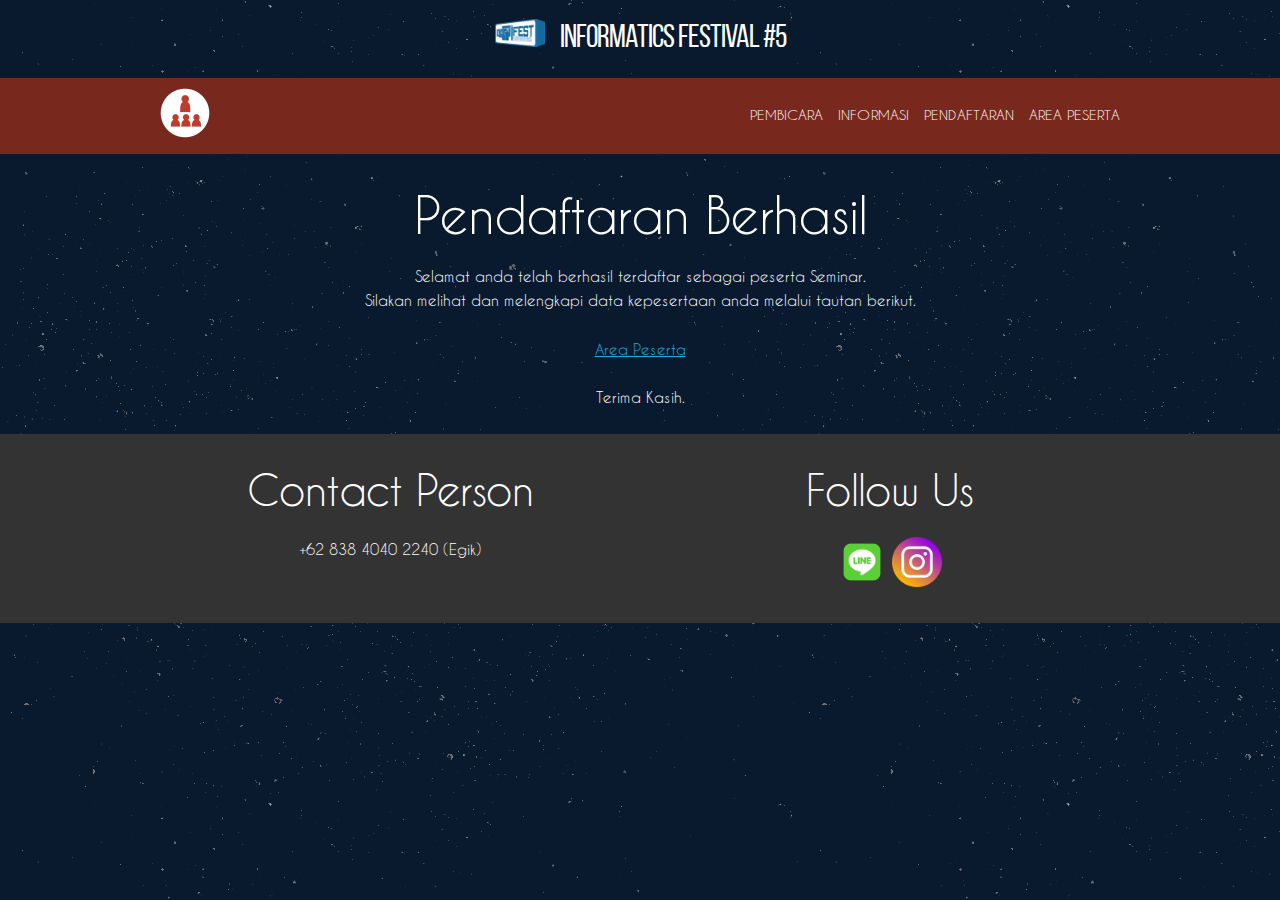
<file: pendaftaran-berhasil.html>
<!DOCTYPE html>
<html lang="en">
<head>

  <!-- Basic Page Needs
  –––––––––––––––––––––––––––––––––––––––––––––––––– -->
  <meta charset="utf-8">
  <title>Seminar Nasional - IFEST #5</title>
  <meta name="description" content="">
  <meta name="author" content="">

  <!-- Mobile Specific Metas
  –––––––––––––––––––––––––––––––––––––––––––––––––– -->
  <meta name="viewport" content="width=device-width, initial-scale=1">

  <!-- FONT
  –––––––––––––––––––––––––––––––––––––––––––––––––– -->


  <!-- CSS
  –––––––––––––––––––––––––––––––––––––––––––––––––– -->
  <link rel="stylesheet" href="bower_components/skeleton/css/normalize.css">
  <link rel="stylesheet" href="bower_components/skeleton/css/skeleton.css">
  <link rel="stylesheet" href="css/style.css">

  <!-- Favicon
  –––––––––––––––––––––––––––––––––––––––––––––––––– -->

</head>
<body>

  <!-- Primary Page Layout
  ––––––––––––––––––––––––––––––––––––––––––––––––––-->
  <a href="http://ifest-uajy.com">
    <section id="header">
      <div class="container">
        <div class="row">
          <div class="twelve columns">
            <div class="ifest-header">
              <img class="ifest-logo" src="logo-ifest.png" alt="" />
              <h1 class="header-text">Informatics Festival #5</h1>
            </div>
          </div>
        </div>
      </div>
    </section>
  </a>

  <section id="menu">
    <div class="container">
      <div class="row">
        <div class="twelve columns">
            <a href="index.html#header" class="logo">
                <img class="seminar-logo" src="img/logo.png" alt="" />
            </a>
            <nav class="navigation">
                <ul>
                  <li class="nav"><a class="menu-link" href="index.html#speaker"><span class="text-link">PEMBICARA</span></a></li>
                  <li class="nav"><a class="menu-link" href="index.html#benefit"><span class="text-link">INFORMASI</span></a></li>
                  <li class="nav"><a class="menu-link" href="index.html#registration"><span class="text-link">PENDAFTARAN</span></a></li>
                  <li class="nav"><a class="menu-link" href="area-peserta.php"><span class="text-link">AREA PESERTA</span></a></li>
                </ul>
            </nav>
            <div class="dropdown">
                <button type="button" name="button" id="dropdown"><img src="img/menu-icon.png" alt=""></button>
                <ul class="dropdown-list">
                  <li class="dropdown-nav"><a class="menu-link" href="index.html#speaker"><span class="text-link">PEMBICARA</span></a></li>
                  <li class="dropdown-nav"><a class="menu-link" href="index.html#benefit"><span class="text-link">INFORMASI</span></a></li>
                  <li class="dropdown-nav"><a class="menu-link" href="index.html#registration"><span class="text-link">PENDAFTARAN</span></a></li>
                  <li class="dropdown-nav"><a class="menu-link" href="area-peserta.php"><span class="text-link">AREA PESERTA</span></a></li>
                </div>
                </ul>
            </div>
        </div>
      </div>
    </div>
  </section>

  <section id="succes-content">
      <div class="container">
          <div class="twelve columns">
            <div class="content-succes">
              <h1>Pendaftaran Berhasil</h1>
              <p>Selamat anda telah berhasil terdaftar sebagai peserta Seminar.<br>
              Silakan melihat dan melengkapi data kepesertaan anda melalui tautan berikut.</p>
              <a href="http://ifest-uajy.com/seminar/area-peserta.php">Area Peserta</a>
              <br><br>
              <p>Terima Kasih.</p>
            </div>
          </div>
      </div>
  </section>



  <section id="footer">
      <div class="container">
        <div class="row">
            <div class="six columns">
                <h2>Contact Person</h2>
                <p>+62 838 4040 2240 (Egik)</p>
            </div>
            <div class="six columns">
                <h2>Follow Us</h2>
                <a href="http://line.me/ti/p/~@ykb1847q"><img class="icon-img" src="img/line-icon.png" alt=""></a>
                <a href="https://www.instagram.com/ifest_uajy/"><img class="icon-img" src="img/ig-icon.png" alt=""></a>
            </div>
        </div>
      </div>
    </section>



<script type="text/javascript" src="bower_components/jquery/dist/jquery.min.js"></script>
<script type="text/javascript" src="bower_components/scrollreveal/dist/scrollreveal.min.js"></script>
<script type="text/javascript" src="js/animation.js"></script>

<!-- End Document
  –––––––––––––––––––––––––––––––––––––––––––––––––– -->
</body>
</html>
</file>
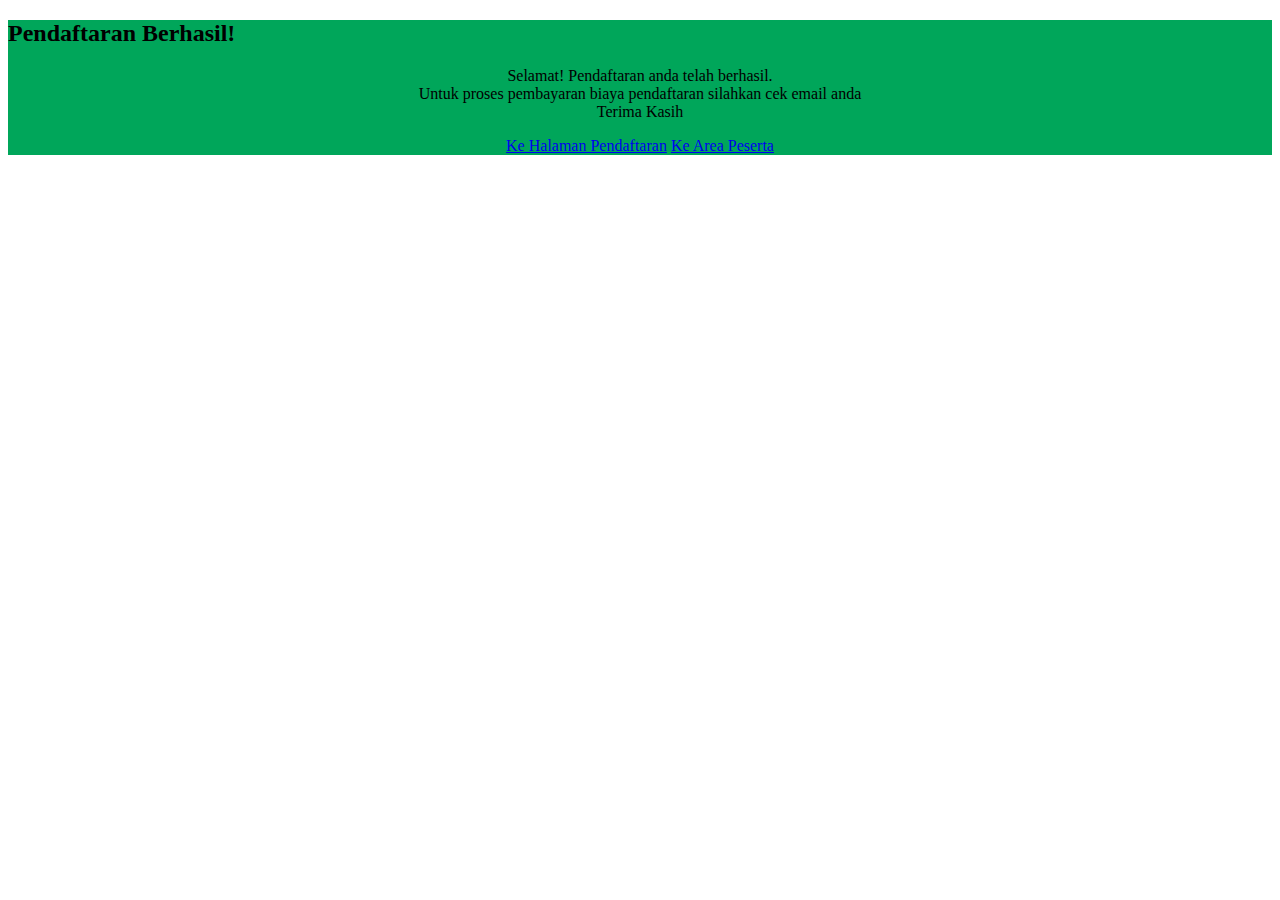
<file: old/registered-successfully.html>
<!DOCTYPE html>
<html>
<head>
	<meta name="viewport" content="width=device-width, initial-scale=1.0">
    	<meta name="author" content="Adhyaksa Jaya">
    	<meta name="description" content="Seminar- Informatics Festival 2016 - Universitas Atma Jaya Yogyakarta">
	<title>Pendaftaran Berhasil! - Informatics Innovative Contest</title>
	<link rel="stylesheet" href="http://ifest-uajy.com/upc/style.css" type="text/css" media="all">
	<link rel="stylesheet" href="http://ifest-uajy.com/upc/assets/bootstrap/css/bootstrap.min.css" type="text/css" media="all">
    	<link rel="stylesheet" href="http://ifest-uajy.com/upc/assets/fullPage/jquery.fullPage.css" type="text/css" media="all">
    	<link rel="stylesheet" href="http://ifest-uajy.com/upc/style.css" type="text/css" media="all">
    	<script type="text/javascript" src="http://ifest-uajy.com/upc/assets/jquery-1.11.3.min.js"></script>
    	<script type="text/javascript" src="http://ifest-uajy.com/upc/assets/bootstrap/js/bootstrap.min.js"></script>
    	<script type="text/javascript" src="http://ifest-uajy.com/upc/assets/fullPage/jquery.fullPage.min.js"></script>
    	<script type="text/javascript">
	        var isPhoneDevice = "ontouchstart" in document.documentElement;
	        $(document).ready(function() {
	            if (isPhoneDevice || screen.width <= 768) {
	                $('.fullpage').fullpage({
	                    css3: true,
	                    autoScrolling: false,
	                    fitToSection: false
	                });
	            } else {
	                $('.fullpage').fullpage({
	                    css3: true,
	                    menu: 'navigation'
	                });
	            }
	        });
    	</script>
    
    <style>
    	.register {
		    background: #00a65a !important;
		}
    </style>

</head>
<body>
	<section class="fullpage">
		<div class="section register">
			<div class="container">
				<h2 class="section-title">Pendaftaran Berhasil!</h2>
				<p align="center">
				Selamat! Pendaftaran anda telah berhasil.<br />
				Untuk proses pembayaran biaya pendaftaran silahkan cek email anda<br />
				Terima Kasih</p>
				<p align="center">
					<a href="http://ifest-uajy.com/seminar/#registration" class="btn btn-success" title="Silahkan klik untuk melakukan pendaftaran.">Ke Halaman Pendaftaran</a>
					<a href="http://regsys.ifest-uajy.com/seminar/client/dashboard" title="Silahkan klik untuk mengedit data kepesertaan." class="btn btn-info">Ke Area Peserta</a>
				</p>
			</div>
		</div>
	</section>
</body>
</file>
<file: bower_components/skeleton/css/skeleton.css>
/*
* Skeleton V2.0.4
* Copyright 2014, Dave Gamache
* www.getskeleton.com
* Free to use under the MIT license.
* http://www.opensource.org/licenses/mit-license.php
* 12/29/2014
*/


/* Table of contents
––––––––––––––––––––––––––––––––––––––––––––––––––
- Grid
- Base Styles
- Typography
- Links
- Buttons
- Forms
- Lists
- Code
- Tables
- Spacing
- Utilities
- Clearing
- Media Queries
*/


/* Grid
–––––––––––––––––––––––––––––––––––––––––––––––––– */
.container {
  position: relative;
  width: 100%;
  max-width: 960px;
  margin: 0 auto;
  padding: 0 20px;
  box-sizing: border-box; }
.column,
.columns {
  width: 100%;
  float: left;
  box-sizing: border-box; }

/* For devices larger than 400px */
@media (min-width: 400px) {
  .container {
    width: 85%;
    padding: 0; }
}

/* For devices larger than 550px */
@media (min-width: 550px) {
  .container {
    width: 80%; }
  .column,
  .columns {
    margin-left: 4%; }
  .column:first-child,
  .columns:first-child {
    margin-left: 0; }

  .one.column,
  .one.columns                    { width: 4.66666666667%; }
  .two.columns                    { width: 13.3333333333%; }
  .three.columns                  { width: 22%;            }
  .four.columns                   { width: 30.6666666667%; }
  .five.columns                   { width: 39.3333333333%; }
  .six.columns                    { width: 48%;            }
  .seven.columns                  { width: 56.6666666667%; }
  .eight.columns                  { width: 65.3333333333%; }
  .nine.columns                   { width: 74.0%;          }
  .ten.columns                    { width: 82.6666666667%; }
  .eleven.columns                 { width: 91.3333333333%; }
  .twelve.columns                 { width: 100%; margin-left: 0; }

  .one-third.column               { width: 30.6666666667%; }
  .two-thirds.column              { width: 65.3333333333%; }

  .one-half.column                { width: 48%; }

  /* Offsets */
  .offset-by-one.column,
  .offset-by-one.columns          { margin-left: 8.66666666667%; }
  .offset-by-two.column,
  .offset-by-two.columns          { margin-left: 17.3333333333%; }
  .offset-by-three.column,
  .offset-by-three.columns        { margin-left: 26%;            }
  .offset-by-four.column,
  .offset-by-four.columns         { margin-left: 34.6666666667%; }
  .offset-by-five.column,
  .offset-by-five.columns         { margin-left: 43.3333333333%; }
  .offset-by-six.column,
  .offset-by-six.columns          { margin-left: 52%;            }
  .offset-by-seven.column,
  .offset-by-seven.columns        { margin-left: 60.6666666667%; }
  .offset-by-eight.column,
  .offset-by-eight.columns        { margin-left: 69.3333333333%; }
  .offset-by-nine.column,
  .offset-by-nine.columns         { margin-left: 78.0%;          }
  .offset-by-ten.column,
  .offset-by-ten.columns          { margin-left: 86.6666666667%; }
  .offset-by-eleven.column,
  .offset-by-eleven.columns       { margin-left: 95.3333333333%; }

  .offset-by-one-third.column,
  .offset-by-one-third.columns    { margin-left: 34.6666666667%; }
  .offset-by-two-thirds.column,
  .offset-by-two-thirds.columns   { margin-left: 69.3333333333%; }

  .offset-by-one-half.column,
  .offset-by-one-half.columns     { margin-left: 52%; }

}


/* Base Styles
–––––––––––––––––––––––––––––––––––––––––––––––––– */
/* NOTE
html is set to 62.5% so that all the REM measurements throughout Skeleton
are based on 10px sizing. So basically 1.5rem = 15px :) */
html {
  font-size: 62.5%; }
body {
  font-size: 1.5em; /* currently ems cause chrome bug misinterpreting rems on body element */
  line-height: 1.6;
  font-weight: 400;
  font-family: "Raleway", "HelveticaNeue", "Helvetica Neue", Helvetica, Arial, sans-serif;
  color: #222; }


/* Typography
–––––––––––––––––––––––––––––––––––––––––––––––––– */
h1, h2, h3, h4, h5, h6 {
  margin-top: 0;
  margin-bottom: 2rem;
  font-weight: 300; }
h1 { font-size: 4.0rem; line-height: 1.2;  letter-spacing: -.1rem;}
h2 { font-size: 3.6rem; line-height: 1.25; letter-spacing: -.1rem; }
h3 { font-size: 3.0rem; line-height: 1.3;  letter-spacing: -.1rem; }
h4 { font-size: 2.4rem; line-height: 1.35; letter-spacing: -.08rem; }
h5 { font-size: 1.8rem; line-height: 1.5;  letter-spacing: -.05rem; }
h6 { font-size: 1.5rem; line-height: 1.6;  letter-spacing: 0; }

/* Larger than phablet */
@media (min-width: 550px) {
  h1 { font-size: 5.0rem; }
  h2 { font-size: 4.2rem; }
  h3 { font-size: 3.6rem; }
  h4 { font-size: 3.0rem; }
  h5 { font-size: 2.4rem; }
  h6 { font-size: 1.5rem; }
}

p {
  margin-top: 0; }


/* Links
–––––––––––––––––––––––––––––––––––––––––––––––––– */
a {
  color: #1EAEDB; }
a:hover {
  color: #0FA0CE; }


/* Buttons
–––––––––––––––––––––––––––––––––––––––––––––––––– */
.button,
button,
input[type="submit"],
input[type="reset"],
input[type="button"] {
  display: inline-block;
  height: 38px;
  padding: 0 30px;
  color: #555;
  text-align: center;
  font-size: 11px;
  font-weight: 600;
  line-height: 38px;
  letter-spacing: .1rem;
  text-transform: uppercase;
  text-decoration: none;
  white-space: nowrap;
  background-color: transparent;
  border-radius: 4px;
  border: 1px solid #bbb;
  cursor: pointer;
  box-sizing: border-box; }
.button:hover,
button:hover,
input[type="submit"]:hover,
input[type="reset"]:hover,
input[type="button"]:hover,
.button:focus,
button:focus,
input[type="submit"]:focus,
input[type="reset"]:focus,
input[type="button"]:focus {
  color: #333;
  border-color: #888;
  outline: 0; }
.button.button-primary,
button.button-primary,
input[type="submit"].button-primary,
input[type="reset"].button-primary,
input[type="button"].button-primary {
  color: #FFF;
  background-color: #33C3F0;
  border-color: #33C3F0; }
.button.button-primary:hover,
button.button-primary:hover,
input[type="submit"].button-primary:hover,
input[type="reset"].button-primary:hover,
input[type="button"].button-primary:hover,
.button.button-primary:focus,
button.button-primary:focus,
input[type="submit"].button-primary:focus,
input[type="reset"].button-primary:focus,
input[type="button"].button-primary:focus {
  color: #FFF;
  background-color: #1EAEDB;
  border-color: #1EAEDB; }


/* Forms
–––––––––––––––––––––––––––––––––––––––––––––––––– */
input[type="email"],
input[type="number"],
input[type="search"],
input[type="text"],
input[type="tel"],
input[type="url"],
input[type="password"],
textarea,
select {
  height: 38px;
  padding: 6px 10px; /* The 6px vertically centers text on FF, ignored by Webkit */
  background-color: #fff;
  border: 1px solid #D1D1D1;
  border-radius: 4px;
  box-shadow: none;
  box-sizing: border-box; }
/* Removes awkward default styles on some inputs for iOS */
input[type="email"],
input[type="number"],
input[type="search"],
input[type="text"],
input[type="tel"],
input[type="url"],
input[type="password"],
textarea {
  -webkit-appearance: none;
     -moz-appearance: none;
          appearance: none; }
textarea {
  min-height: 65px;
  padding-top: 6px;
  padding-bottom: 6px; }
input[type="email"]:focus,
input[type="number"]:focus,
input[type="search"]:focus,
input[type="text"]:focus,
input[type="tel"]:focus,
input[type="url"]:focus,
input[type="password"]:focus,
textarea:focus,
select:focus {
  border: 1px solid #33C3F0;
  outline: 0; }
label,
legend {
  display: block;
  margin-bottom: .5rem;
  font-weight: 600; }
fieldset {
  padding: 0;
  border-width: 0; }
input[type="checkbox"],
input[type="radio"] {
  display: inline; }
label > .label-body {
  display: inline-block;
  margin-left: .5rem;
  font-weight: normal; }


/* Lists
–––––––––––––––––––––––––––––––––––––––––––––––––– */
ul {
  list-style: circle inside; }
ol {
  list-style: decimal inside; }
ol, ul {
  padding-left: 0;
  margin-top: 0; }
ul ul,
ul ol,
ol ol,
ol ul {
  margin: 1.5rem 0 1.5rem 3rem;
  font-size: 90%; }
li {
  margin-bottom: 1rem; }


/* Code
–––––––––––––––––––––––––––––––––––––––––––––––––– */
code {
  padding: .2rem .5rem;
  margin: 0 .2rem;
  font-size: 90%;
  white-space: nowrap;
  background: #F1F1F1;
  border: 1px solid #E1E1E1;
  border-radius: 4px; }
pre > code {
  display: block;
  padding: 1rem 1.5rem;
  white-space: pre; }


/* Tables
–––––––––––––––––––––––––––––––––––––––––––––––––– */
th,
td {
  padding: 12px 15px;
  text-align: left;
  border-bottom: 1px solid #E1E1E1; }
th:first-child,
td:first-child {
  padding-left: 0; }
th:last-child,
td:last-child {
  padding-right: 0; }


/* Spacing
–––––––––––––––––––––––––––––––––––––––––––––––––– */
button,
.button {
  margin-bottom: 1rem; }
input,
textarea,
select,
fieldset {
  margin-bottom: 1.5rem; }
pre,
blockquote,
dl,
figure,
table,
p,
ul,
ol,
form {
  margin-bottom: 2.5rem; }


/* Utilities
–––––––––––––––––––––––––––––––––––––––––––––––––– */
.u-full-width {
  width: 100%;
  box-sizing: border-box; }
.u-max-full-width {
  max-width: 100%;
  box-sizing: border-box; }
.u-pull-right {
  float: right; }
.u-pull-left {
  float: left; }


/* Misc
–––––––––––––––––––––––––––––––––––––––––––––––––– */
hr {
  margin-top: 3rem;
  margin-bottom: 3.5rem;
  border-width: 0;
  border-top: 1px solid #E1E1E1; }


/* Clearing
–––––––––––––––––––––––––––––––––––––––––––––––––– */

/* Self Clearing Goodness */
.container:after,
.row:after,
.u-cf {
  content: "";
  display: table;
  clear: both; }


/* Media Queries
–––––––––––––––––––––––––––––––––––––––––––––––––– */
/*
Note: The best way to structure the use of media queries is to create the queries
near the relevant code. For example, if you wanted to change the styles for buttons
on small devices, paste the mobile query code up in the buttons section and style it
there.
*/


/* Larger than mobile */
@media (min-width: 400px) {}

/* Larger than phablet (also point when grid becomes active) */
@media (min-width: 550px) {}

/* Larger than tablet */
@media (min-width: 750px) {}

/* Larger than desktop */
@media (min-width: 1000px) {}

/* Larger than Desktop HD */
@media (min-width: 1200px) {}
</file>
<file: old/assets/bootstrap-sweetalert/assets/docs.css>
.jumbotron {
  font-size: 16px;
  text-align: center;
  color: #fff;
  color: rgba(255,255,255,.75);
  background-color: #cb4b16;
  border-radius: 0;
}
.jumbotron h1 {
  margin-bottom: 15px;
  font-weight: 300;
  letter-spacing: -1px;
  color: #fff;
}
.jumbotron .small {
  font-size: .9em;
}
.jumbotron iframe {
  width: 90px!important;
  height: 20px!important;
  border: none;
  overflow: hidden;
  margin: 2px;
}
.jumbotron p a,
.jumbotron-links a {
  font-weight: 500;
  color: #fff;
  transition: all .1s ease-in-out;
}
.jumbotron p a:hover,
.jumbotron-links a:hover {
  text-shadow: 0 0 10px rgba(255,255,255,.55);
}

.jumbotron-links {
  margin-top: 15px;
  padding-left: 0;
  list-style: none;
  font-size: 14px;
}
.jumbotron-links li {
  display: inline;
}
.jumbotron-links li + li {
  margin-left: 20px;
}


.btn-outline {
  margin-top: 15px;
  margin-bottom: 15px;
  padding: 18px 24px;
  font-size: inherit;
  font-weight: 500;
  color: #fff;
  background-color: transparent;
  border-color: #fff;
  border-color: rgba(255,255,255,.5);
  transition: all .1s ease-in-out;
}

.btn-outline:hover,
.btn-outline:active {
  color: @color-bg;
  background-color: #fff;
  border-color: #fff;
}

.container {
  max-width: 680px;
}


h1,
h2 {
  font-weight: 300;
  color: #555;
  margin-top: 32px;
  margin-bottom: 32px;
  text-align: center;
}

h4 {
  font-weight: 300;
  color: #555;
  margin-top: 36px;
  margin-bottom: 24px;
}

pre {
  font-size: 0.8em;
  overflow: auto;
  word-wrap: normal;
  white-space: pre;
}

footer {
  text-align: center;
  opacity: .8;
  padding: 40px 0;
  margin-top: 40px;
  border-top: 1px solid #ccc;
}

.examples {
  text-align: center;
}

.examples .btn {
  margin-bottom: 4px;
}

.links {
  margin: 0;
  list-style: none;
  padding-left: 0;
}

.links li {
  display: inline;
  padding: 0 10px;
}
</file>
<file: old/assets/bootstrap-sweetalert/lib/sweet-alert.css>
@-webkit-keyframes showSweetAlert {
  0% {
    transform: scale(0.7);
    -webkit-transform: scale(0.7);
  }
  45% {
    transform: scale(1.05);
    -webkit-transform: scale(1.05);
  }
  80% {
    transform: scale(0.95);
    -webkit-tranform: scale(0.95);
  }
  100% {
    transform: scale(1);
    -webkit-transform: scale(1);
  }
}
@keyframes showSweetAlert {
  0% {
    transform: scale(0.7);
    -webkit-transform: scale(0.7);
  }
  45% {
    transform: scale(1.05);
    -webkit-transform: scale(1.05);
  }
  80% {
    transform: scale(0.95);
    -webkit-tranform: scale(0.95);
  }
  100% {
    transform: scale(1);
    -webkit-transform: scale(1);
  }
}
@-webkit-keyframes hideSweetAlert {
  0% {
    transform: scale(1);
    -webkit-transform: scale(1);
  }
  100% {
    transform: scale(0.5);
    -webkit-transform: scale(0.5);
  }
}
@keyframes hideSweetAlert {
  0% {
    transform: scale(1);
    -webkit-transform: scale(1);
  }
  100% {
    transform: scale(0.5);
    -webkit-transform: scale(0.5);
  }
}
.showSweetAlert {
  -webkit-animation: showSweetAlert 0.3s;
  animation: showSweetAlert 0.3s;
}
.hideSweetAlert {
  -webkit-animation: hideSweetAlert 0.2s;
  animation: hideSweetAlert 0.2s;
}
@-webkit-keyframes animateSuccessTip {
  0% {
    width: 0;
    left: 1px;
    top: 19px;
  }
  54% {
    width: 0;
    left: 1px;
    top: 19px;
  }
  70% {
    width: 50px;
    left: -8px;
    top: 37px;
  }
  84% {
    width: 17px;
    left: 21px;
    top: 48px;
  }
  100% {
    width: 25px;
    left: 14px;
    top: 45px;
  }
}
@keyframes animateSuccessTip {
  0% {
    width: 0;
    left: 1px;
    top: 19px;
  }
  54% {
    width: 0;
    left: 1px;
    top: 19px;
  }
  70% {
    width: 50px;
    left: -8px;
    top: 37px;
  }
  84% {
    width: 17px;
    left: 21px;
    top: 48px;
  }
  100% {
    width: 25px;
    left: 14px;
    top: 45px;
  }
}
@-webkit-keyframes animateSuccessLong {
  0% {
    width: 0;
    right: 46px;
    top: 54px;
  }
  65% {
    width: 0;
    right: 46px;
    top: 54px;
  }
  84% {
    width: 55px;
    right: 0px;
    top: 35px;
  }
  100% {
    width: 47px;
    right: 8px;
    top: 38px;
  }
}
@keyframes animateSuccessLong {
  0% {
    width: 0;
    right: 46px;
    top: 54px;
  }
  65% {
    width: 0;
    right: 46px;
    top: 54px;
  }
  84% {
    width: 55px;
    right: 0px;
    top: 35px;
  }
  100% {
    width: 47px;
    right: 8px;
    top: 38px;
  }
}
@-webkit-keyframes rotatePlaceholder {
  0% {
    transform: rotate(-45deg);
    -webkit-transform: rotate(-45deg);
  }
  5% {
    transform: rotate(-45deg);
    -webkit-transform: rotate(-45deg);
  }
  12% {
    transform: rotate(-405deg);
    -webkit-transform: rotate(-405deg);
  }
  100% {
    transform: rotate(-405deg);
    -webkit-transform: rotate(-405deg);
  }
}
@keyframes rotatePlaceholder {
  0% {
    transform: rotate(-45deg);
    -webkit-transform: rotate(-45deg);
  }
  5% {
    transform: rotate(-45deg);
    -webkit-transform: rotate(-45deg);
  }
  12% {
    transform: rotate(-405deg);
    -webkit-transform: rotate(-405deg);
  }
  100% {
    transform: rotate(-405deg);
    -webkit-transform: rotate(-405deg);
  }
}
.animateSuccessTip {
  -webkit-animation: animateSuccessTip 0.75s;
  animation: animateSuccessTip 0.75s;
}
.animateSuccessLong {
  -webkit-animation: animateSuccessLong 0.75s;
  animation: animateSuccessLong 0.75s;
}
.icon.success.animate::after {
  -webkit-animation: rotatePlaceholder 4.25s ease-in;
  animation: rotatePlaceholder 4.25s ease-in;
}
@-webkit-keyframes animateErrorIcon {
  0% {
    transform: rotateX(100deg);
    -webkit-transform: rotateX(100deg);
    opacity: 0;
  }
  100% {
    transform: rotateX(0deg);
    -webkit-transform: rotateX(0deg);
    opacity: 1;
  }
}
@keyframes animateErrorIcon {
  0% {
    transform: rotateX(100deg);
    -webkit-transform: rotateX(100deg);
    opacity: 0;
  }
  100% {
    transform: rotateX(0deg);
    -webkit-transform: rotateX(0deg);
    opacity: 1;
  }
}
.animateErrorIcon {
  -webkit-animation: animateErrorIcon 0.5s;
  animation: animateErrorIcon 0.5s;
}
@-webkit-keyframes animateXMark {
  0% {
    transform: scale(0.4);
    -webkit-transform: scale(0.4);
    margin-top: 26px;
    opacity: 0;
  }
  50% {
    transform: scale(0.4);
    -webkit-transform: scale(0.4);
    margin-top: 26px;
    opacity: 0;
  }
  80% {
    transform: scale(1.15);
    -webkit-transform: scale(1.15);
    margin-top: -6px;
  }
  100% {
    transform: scale(1);
    -webkit-transform: scale(1);
    margin-top: 0;
    opacity: 1;
  }
}
@keyframes animateXMark {
  0% {
    transform: scale(0.4);
    -webkit-transform: scale(0.4);
    margin-top: 26px;
    opacity: 0;
  }
  50% {
    transform: scale(0.4);
    -webkit-transform: scale(0.4);
    margin-top: 26px;
    opacity: 0;
  }
  80% {
    transform: scale(1.15);
    -webkit-transform: scale(1.15);
    margin-top: -6px;
  }
  100% {
    transform: scale(1);
    -webkit-transform: scale(1);
    margin-top: 0;
    opacity: 1;
  }
}
.animateXMark {
  -webkit-animation: animateXMark 0.5s;
  animation: animateXMark 0.5s;
}
@-webkit-keyframes pulseWarning {
  0% {
    border-color: #F8D486;
  }
  100% {
    border-color: #F8BB86;
  }
}
@keyframes pulseWarning {
  0% {
    border-color: #F8D486;
  }
  100% {
    border-color: #F8BB86;
  }
}
.pulseWarning {
  -webkit-animation: pulseWarning 0.75s infinite alternate;
  animation: pulseWarning 0.75s infinite alternate;
}
@-webkit-keyframes pulseWarningIns {
  0% {
    background-color: #F8D486;
  }
  100% {
    background-color: #F8BB86;
  }
}
@keyframes pulseWarningIns {
  0% {
    background-color: #F8D486;
  }
  100% {
    background-color: #F8BB86;
  }
}
.pulseWarningIns {
  -webkit-animation: pulseWarningIns 0.75s infinite alternate;
  animation: pulseWarningIns 0.75s infinite alternate;
}
.sweet-overlay {
  background-color: rgba(0, 0, 0, 0.4);
  position: fixed;
  left: 0;
  right: 0;
  top: 0;
  bottom: 0;
  display: none;
  z-index: 1040;
}
.sweet-alert {
  background-color: #ffffff;
  width: 478px;
  padding: 17px;
  border-radius: 5px;
  text-align: center;
  position: fixed;
  left: 50%;
  top: 50%;
  margin-left: -256px;
  margin-top: -200px;
  overflow: hidden;
  display: none;
  z-index: 2000;
}
@media all and (max-width: 767px) {
  .sweet-alert {
    width: auto;
    margin-left: 0;
    margin-right: 0;
    left: 15px;
    right: 15px;
  }
}
.sweet-alert .icon {
  width: 80px;
  height: 80px;
  border: 4px solid gray;
  border-radius: 50%;
  margin: 20px auto;
  position: relative;
  box-sizing: content-box;
}
.sweet-alert .icon.error {
  border-color: #d43f3a;
}
.sweet-alert .icon.error .x-mark {
  position: relative;
  display: block;
}
.sweet-alert .icon.error .line {
  position: absolute;
  height: 5px;
  width: 47px;
  background-color: #d9534f;
  display: block;
  top: 37px;
  border-radius: 2px;
}
.sweet-alert .icon.error .line.left {
  -webkit-transform: rotate(45deg);
  transform: rotate(45deg);
  left: 17px;
}
.sweet-alert .icon.error .line.right {
  -webkit-transform: rotate(-45deg);
  transform: rotate(-45deg);
  right: 16px;
}
.sweet-alert .icon.warning {
  border-color: #eea236;
}
.sweet-alert .icon.warning .body {
  position: absolute;
  width: 5px;
  height: 47px;
  left: 50%;
  top: 10px;
  border-radius: 2px;
  margin-left: -2px;
  background-color: #f0ad4e;
}
.sweet-alert .icon.warning .dot {
  position: absolute;
  width: 7px;
  height: 7px;
  border-radius: 50%;
  margin-left: -3px;
  left: 50%;
  bottom: 10px;
  background-color: #f0ad4e;
}
.sweet-alert .icon.info {
  border-color: #46b8da;
}
.sweet-alert .icon.info::before {
  content: "";
  position: absolute;
  width: 5px;
  height: 29px;
  left: 50%;
  bottom: 17px;
  border-radius: 2px;
  margin-left: -2px;
  background-color: #5bc0de;
}
.sweet-alert .icon.info::after {
  content: "";
  position: absolute;
  width: 7px;
  height: 7px;
  border-radius: 50%;
  margin-left: -3px;
  top: 19px;
  background-color: #5bc0de;
}
.sweet-alert .icon.success {
  border-color: #4cae4c;
}
.sweet-alert .icon.success::before,
.sweet-alert .icon.success::after {
  content: '';
  border-radius: 50%;
  position: absolute;
  width: 60px;
  height: 120px;
  background: white;
  -webkit-transform: rotate(45deg);
  transform: rotate(45deg);
}
.sweet-alert .icon.success::before {
  border-radius: 120px 0 0 120px;
  top: -7px;
  left: -33px;
  -webkit-transform: rotate(-45deg);
  transform: rotate(-45deg);
  -webkit-transform-origin: 60px 60px;
  transform-origin: 60px 60px;
}
.sweet-alert .icon.success::after {
  border-radius: 0 120px 120px 0;
  top: -11px;
  left: 30px;
  -webkit-transform: rotate(-45deg);
  transform: rotate(-45deg);
  -webkit-transform-origin: 0px 60px;
  transform-origin: 0px 60px;
}
.sweet-alert .icon.success .placeholder {
  width: 80px;
  height: 80px;
  border: 4px solid rgba(92, 184, 92, 0.2);
  border-radius: 50%;
  box-sizing: content-box;
  position: absolute;
  left: -4px;
  top: -4px;
  z-index: 2;
}
.sweet-alert .icon.success .fix {
  width: 5px;
  height: 90px;
  background-color: #ffffff;
  position: absolute;
  left: 28px;
  top: 8px;
  z-index: 1;
  -webkit-transform: rotate(-45deg);
  transform: rotate(-45deg);
}
.sweet-alert .icon.success .line {
  height: 5px;
  background-color: #5cb85c;
  display: block;
  border-radius: 2px;
  position: absolute;
  z-index: 2;
}
.sweet-alert .icon.success .line.tip {
  width: 25px;
  left: 14px;
  top: 46px;
  -webkit-transform: rotate(45deg);
  transform: rotate(45deg);
}
.sweet-alert .icon.success .line.long {
  width: 47px;
  right: 8px;
  top: 38px;
  -webkit-transform: rotate(-45deg);
  transform: rotate(-45deg);
}
.sweet-alert .icon.custom {
  background-size: contain;
  border-radius: 0;
  border: none;
  background-position: center center;
  background-repeat: no-repeat;
}
.sweet-alert .btn-default:focus {
  border-color: #cccccc;
  outline: 0;
  -webkit-box-shadow: inset 0 1px 1px rgba(0,0,0,.075), 0 0 8px rgba(204, 204, 204, 0.6);
  box-shadow: inset 0 1px 1px rgba(0,0,0,.075), 0 0 8px rgba(204, 204, 204, 0.6);
}
.sweet-alert .btn-success:focus {
  border-color: #4cae4c;
  outline: 0;
  -webkit-box-shadow: inset 0 1px 1px rgba(0,0,0,.075), 0 0 8px rgba(76, 174, 76, 0.6);
  box-shadow: inset 0 1px 1px rgba(0,0,0,.075), 0 0 8px rgba(76, 174, 76, 0.6);
}
.sweet-alert .btn-info:focus {
  border-color: #46b8da;
  outline: 0;
  -webkit-box-shadow: inset 0 1px 1px rgba(0,0,0,.075), 0 0 8px rgba(70, 184, 218, 0.6);
  box-shadow: inset 0 1px 1px rgba(0,0,0,.075), 0 0 8px rgba(70, 184, 218, 0.6);
}
.sweet-alert .btn-danger:focus {
  border-color: #d43f3a;
  outline: 0;
  -webkit-box-shadow: inset 0 1px 1px rgba(0,0,0,.075), 0 0 8px rgba(212, 63, 58, 0.6);
  box-shadow: inset 0 1px 1px rgba(0,0,0,.075), 0 0 8px rgba(212, 63, 58, 0.6);
}
.sweet-alert .btn-warning:focus {
  border-color: #eea236;
  outline: 0;
  -webkit-box-shadow: inset 0 1px 1px rgba(0,0,0,.075), 0 0 8px rgba(238, 162, 54, 0.6);
  box-shadow: inset 0 1px 1px rgba(0,0,0,.075), 0 0 8px rgba(238, 162, 54, 0.6);
}
.sweet-alert button::-moz-focus-inner {
  border: 0;
}
</file>
<file: old/assets/horizontal-timeline/css/style.css>
/* -------------------------------- 

Primary style

-------------------------------- */
*, *::after, *::before {
  box-sizing: border-box;
}

html {
  font-size: 62.5%;
}

body {
  font-size: 1.6rem;
  font-family: "Fira Sans", sans-serif;
  color: #383838;
  background-color: #f8f8f8;
}

a {
  color: #7b9d6f;
  text-decoration: none;
}

/* -------------------------------- 

Main Components 

-------------------------------- */
.cd-horizontal-timeline {
  opacity: 0;
  margin: 2em auto;
  -webkit-transition: opacity 0.2s;
  -moz-transition: opacity 0.2s;
  transition: opacity 0.2s;
}
.cd-horizontal-timeline::before {
  /* never visible - this is used in jQuery to check the current MQ */
  content: 'mobile';
  display: none;
}
.cd-horizontal-timeline.loaded {
  /* show the timeline after events position has been set (using JavaScript) */
  opacity: 1;
}
.cd-horizontal-timeline .timeline {
  position: relative;
  height: 100px;
  width: 90%;
  max-width: 800px;
  margin: 0 auto;
}
.cd-horizontal-timeline .events-wrapper {
  position: relative;
  height: 100%;
  margin: 0 40px;
  overflow: hidden;
}
.cd-horizontal-timeline .events-wrapper::after, .cd-horizontal-timeline .events-wrapper::before {
  /* these are used to create a shadow effect at the sides of the timeline */
  content: '';
  position: absolute;
  z-index: 2;
  top: 0;
  height: 100%;
  width: 20px;
}
.cd-horizontal-timeline .events-wrapper::before {
  left: 0;
  background-image: -webkit-linear-gradient( left , #f8f8f8, rgba(248, 248, 248, 0));
  background-image: linear-gradient(to right, #f8f8f8, rgba(248, 248, 248, 0));
}
.cd-horizontal-timeline .events-wrapper::after {
  right: 0;
  background-image: -webkit-linear-gradient( right , #f8f8f8, rgba(248, 248, 248, 0));
  background-image: linear-gradient(to left, #f8f8f8, rgba(248, 248, 248, 0));
}
.cd-horizontal-timeline .events {
  /* this is the grey line/timeline */
  position: absolute;
  z-index: 1;
  left: 0;
  top: 49px;
  height: 2px;
  /* width will be set using JavaScript */
  background: #dfdfdf;
  -webkit-transition: -webkit-transform 0.4s;
  -moz-transition: -moz-transform 0.4s;
  transition: transform 0.4s;
}
.cd-horizontal-timeline .filling-line {
  /* this is used to create the green line filling the timeline */
  position: absolute;
  z-index: 1;
  left: 0;
  top: 0;
  height: 100%;
  width: 100%;
  background-color: #7b9d6f;
  -webkit-transform: scaleX(0);
  -moz-transform: scaleX(0);
  -ms-transform: scaleX(0);
  -o-transform: scaleX(0);
  transform: scaleX(0);
  -webkit-transform-origin: left center;
  -moz-transform-origin: left center;
  -ms-transform-origin: left center;
  -o-transform-origin: left center;
  transform-origin: left center;
  -webkit-transition: -webkit-transform 0.3s;
  -moz-transition: -moz-transform 0.3s;
  transition: transform 0.3s;
}
.cd-horizontal-timeline .events a {
  position: absolute;
  bottom: 0;
  z-index: 2;
  text-align: center;
  font-size: 1.3rem;
  padding-bottom: 15px;
  color: #383838;
  /* fix bug on Safari - text flickering while timeline translates */
  -webkit-transform: translateZ(0);
  -moz-transform: translateZ(0);
  -ms-transform: translateZ(0);
  -o-transform: translateZ(0);
  transform: translateZ(0);
}
.cd-horizontal-timeline .events a::after {
  /* this is used to create the event spot */
  content: '';
  position: absolute;
  left: 50%;
  right: auto;
  -webkit-transform: translateX(-50%);
  -moz-transform: translateX(-50%);
  -ms-transform: translateX(-50%);
  -o-transform: translateX(-50%);
  transform: translateX(-50%);
  bottom: -5px;
  height: 12px;
  width: 12px;
  border-radius: 50%;
  border: 2px solid #dfdfdf;
  background-color: #f8f8f8;
  -webkit-transition: background-color 0.3s, border-color 0.3s;
  -moz-transition: background-color 0.3s, border-color 0.3s;
  transition: background-color 0.3s, border-color 0.3s;
}
.no-touch .cd-horizontal-timeline .events a:hover::after {
  background-color: #7b9d6f;
  border-color: #7b9d6f;
}
.cd-horizontal-timeline .events a.selected {
  pointer-events: none;
}
.cd-horizontal-timeline .events a.selected::after {
  background-color: #7b9d6f;
  border-color: #7b9d6f;
}
.cd-horizontal-timeline .events a.older-event::after {
  border-color: #7b9d6f;
}
@media only screen and (min-width: 1100px) {
  .cd-horizontal-timeline {
    margin: 6em auto;
  }
  .cd-horizontal-timeline::before {
    /* never visible - this is used in jQuery to check the current MQ */
    content: 'desktop';
  }
}

.cd-timeline-navigation a {
  /* these are the left/right arrows to navigate the timeline */
  position: absolute;
  z-index: 1;
  top: 50%;
  bottom: auto;
  -webkit-transform: translateY(-50%);
  -moz-transform: translateY(-50%);
  -ms-transform: translateY(-50%);
  -o-transform: translateY(-50%);
  transform: translateY(-50%);
  height: 34px;
  width: 34px;
  border-radius: 50%;
  border: 2px solid #dfdfdf;
  /* replace text with an icon */
  overflow: hidden;
  color: transparent;
  text-indent: 100%;
  white-space: nowrap;
  -webkit-transition: border-color 0.3s;
  -moz-transition: border-color 0.3s;
  transition: border-color 0.3s;
}
.cd-timeline-navigation a::after {
  /* arrow icon */
  content: '';
  position: absolute;
  height: 16px;
  width: 16px;
  left: 50%;
  top: 50%;
  bottom: auto;
  right: auto;
  -webkit-transform: translateX(-50%) translateY(-50%);
  -moz-transform: translateX(-50%) translateY(-50%);
  -ms-transform: translateX(-50%) translateY(-50%);
  -o-transform: translateX(-50%) translateY(-50%);
  transform: translateX(-50%) translateY(-50%);
  background: url(../img/cd-arrow.svg) no-repeat 0 0;
}
.cd-timeline-navigation a.prev {
  left: 0;
  -webkit-transform: translateY(-50%) rotate(180deg);
  -moz-transform: translateY(-50%) rotate(180deg);
  -ms-transform: translateY(-50%) rotate(180deg);
  -o-transform: translateY(-50%) rotate(180deg);
  transform: translateY(-50%) rotate(180deg);
}
.cd-timeline-navigation a.next {
  right: 0;
}
.no-touch .cd-timeline-navigation a:hover {
  border-color: #7b9d6f;
}
.cd-timeline-navigation a.inactive {
  cursor: not-allowed;
}
.cd-timeline-navigation a.inactive::after {
  background-position: 0 -16px;
}
.no-touch .cd-timeline-navigation a.inactive:hover {
  border-color: #dfdfdf;
}

.cd-horizontal-timeline .events-content {
  position: relative;
  width: 100%;
  margin: 2em 0;
  overflow: hidden;
  -webkit-transition: height 0.4s;
  -moz-transition: height 0.4s;
  transition: height 0.4s;
}
.cd-horizontal-timeline .events-content li {
  position: absolute;
  z-index: 1;
  width: 100%;
  left: 0;
  top: 0;
  -webkit-transform: translateX(-100%);
  -moz-transform: translateX(-100%);
  -ms-transform: translateX(-100%);
  -o-transform: translateX(-100%);
  transform: translateX(-100%);
  padding: 0 5%;
  opacity: 0;
  -webkit-animation-duration: 0.4s;
  -moz-animation-duration: 0.4s;
  animation-duration: 0.4s;
  -webkit-animation-timing-function: ease-in-out;
  -moz-animation-timing-function: ease-in-out;
  animation-timing-function: ease-in-out;
}
.cd-horizontal-timeline .events-content li.selected {
  /* visible event content */
  position: relative;
  z-index: 2;
  opacity: 1;
  -webkit-transform: translateX(0);
  -moz-transform: translateX(0);
  -ms-transform: translateX(0);
  -o-transform: translateX(0);
  transform: translateX(0);
}
.cd-horizontal-timeline .events-content li.enter-right, .cd-horizontal-timeline .events-content li.leave-right {
  -webkit-animation-name: cd-enter-right;
  -moz-animation-name: cd-enter-right;
  animation-name: cd-enter-right;
}
.cd-horizontal-timeline .events-content li.enter-left, .cd-horizontal-timeline .events-content li.leave-left {
  -webkit-animation-name: cd-enter-left;
  -moz-animation-name: cd-enter-left;
  animation-name: cd-enter-left;
}
.cd-horizontal-timeline .events-content li.leave-right, .cd-horizontal-timeline .events-content li.leave-left {
  -webkit-animation-direction: reverse;
  -moz-animation-direction: reverse;
  animation-direction: reverse;
}
.cd-horizontal-timeline .events-content li > * {
  max-width: 800px;
  margin: 0 auto;
}
.cd-horizontal-timeline .events-content h2 {
  font-weight: bold;
  font-size: 2.6rem;
  font-family: "Playfair Display", serif;
  font-weight: 700;
  line-height: 1.2;
}
.cd-horizontal-timeline .events-content em {
  display: block;
  font-style: italic;
  margin: 10px auto;
}
.cd-horizontal-timeline .events-content em::before {
  content: '- ';
}
.cd-horizontal-timeline .events-content p {
  font-size: 1.4rem;
  color: #959595;
}
.cd-horizontal-timeline .events-content em, .cd-horizontal-timeline .events-content p {
  line-height: 1.6;
}
@media only screen and (min-width: 768px) {
  .cd-horizontal-timeline .events-content h2 {
    font-size: 7rem;
  }
  .cd-horizontal-timeline .events-content em {
    font-size: 2rem;
  }
  .cd-horizontal-timeline .events-content p {
    font-size: 1.8rem;
  }
}

@-webkit-keyframes cd-enter-right {
  0% {
    opacity: 0;
    -webkit-transform: translateX(100%);
  }
  100% {
    opacity: 1;
    -webkit-transform: translateX(0%);
  }
}
@-moz-keyframes cd-enter-right {
  0% {
    opacity: 0;
    -moz-transform: translateX(100%);
  }
  100% {
    opacity: 1;
    -moz-transform: translateX(0%);
  }
}
@keyframes cd-enter-right {
  0% {
    opacity: 0;
    -webkit-transform: translateX(100%);
    -moz-transform: translateX(100%);
    -ms-transform: translateX(100%);
    -o-transform: translateX(100%);
    transform: translateX(100%);
  }
  100% {
    opacity: 1;
    -webkit-transform: translateX(0%);
    -moz-transform: translateX(0%);
    -ms-transform: translateX(0%);
    -o-transform: translateX(0%);
    transform: translateX(0%);
  }
}
@-webkit-keyframes cd-enter-left {
  0% {
    opacity: 0;
    -webkit-transform: translateX(-100%);
  }
  100% {
    opacity: 1;
    -webkit-transform: translateX(0%);
  }
}
@-moz-keyframes cd-enter-left {
  0% {
    opacity: 0;
    -moz-transform: translateX(-100%);
  }
  100% {
    opacity: 1;
    -moz-transform: translateX(0%);
  }
}
@keyframes cd-enter-left {
  0% {
    opacity: 0;
    -webkit-transform: translateX(-100%);
    -moz-transform: translateX(-100%);
    -ms-transform: translateX(-100%);
    -o-transform: translateX(-100%);
    transform: translateX(-100%);
  }
  100% {
    opacity: 1;
    -webkit-transform: translateX(0%);
    -moz-transform: translateX(0%);
    -ms-transform: translateX(0%);
    -o-transform: translateX(0%);
    transform: translateX(0%);
  }
}
</file>
<file: old/assets/vertical-timeline/css/style.css>
/* -------------------------------- 

Primary style

-------------------------------- */
html * {
  -webkit-font-smoothing: antialiased;
  -moz-osx-font-smoothing: grayscale;
}

*, *:after, *:before {
  -webkit-box-sizing: border-box;
  -moz-box-sizing: border-box;
  box-sizing: border-box;
}

body {
  font-size: 100%;
  font-family: "Droid Serif", serif;
  color: #7f8c97;
  background-color: #e9f0f5;
}

a {
  color: #acb7c0;
  text-decoration: none;
  font-family: "Open Sans", sans-serif;
}

img {
  max-width: 100%;
}

h1, h2 {
  font-family: "Open Sans", sans-serif;
  font-weight: bold;
}

/* -------------------------------- 

Modules - reusable parts of our design

-------------------------------- */
.cd-container {
  /* this class is used to give a max-width to the element it is applied to, and center it horizontally when it reaches that max-width */
  width: 90%;
  max-width: 1170px;
  margin: 0 auto;
}
.cd-container::after {
  /* clearfix */
  content: '';
  display: table;
  clear: both;
}

/* -------------------------------- 

Main components 

-------------------------------- */
header {
  height: 200px;
  line-height: 200px;
  text-align: center;
  background: #303e49;
}
header h1 {
  color: white;
  font-size: 18px;
  font-size: 1.125rem;
}
@media only screen and (min-width: 1170px) {
  header {
    height: 300px;
    line-height: 300px;
  }
  header h1 {
    font-size: 24px;
    font-size: 1.5rem;
  }
}

#cd-timeline {
  position: relative;
  padding: 2em 0;
  margin-top: 2em;
  margin-bottom: 2em;
}
#cd-timeline::before {
  /* this is the vertical line */
  content: '';
  position: absolute;
  top: 0;
  left: 18px;
  height: 100%;
  width: 4px;
  background: #d7e4ed;
}
@media only screen and (min-width: 1170px) {
  #cd-timeline {
    margin-top: 3em;
    margin-bottom: 3em;
  }
  #cd-timeline::before {
    left: 50%;
    margin-left: -2px;
  }
}

.cd-timeline-block {
  position: relative;
  margin: 2em 0;
}
.cd-timeline-block:after {
  content: "";
  display: table;
  clear: both;
}
.cd-timeline-block:first-child {
  margin-top: 0;
}
.cd-timeline-block:last-child {
  margin-bottom: 0;
}
@media only screen and (min-width: 1170px) {
  .cd-timeline-block {
    margin: 4em 0;
  }
  .cd-timeline-block:first-child {
    margin-top: 0;
  }
  .cd-timeline-block:last-child {
    margin-bottom: 0;
  }
}

.cd-timeline-img {
  position: absolute;
  top: 0;
  left: 0;
  width: 40px;
  height: 40px;
  border-radius: 50%;
  box-shadow: 0 0 0 4px white, inset 0 2px 0 rgba(0, 0, 0, 0.08), 0 3px 0 4px rgba(0, 0, 0, 0.05);
}
.cd-timeline-img img {
  display: block;
  width: 24px;
  height: 24px;
  position: relative;
  left: 50%;
  top: 50%;
  margin-left: -12px;
  margin-top: -12px;
}
.cd-timeline-img.cd-picture {
  background: #75ce66;
}
.cd-timeline-img.cd-movie {
  background: #c03b44;
}
.cd-timeline-img.cd-location {
  background: #f0ca45;
}
@media only screen and (min-width: 1170px) {
  .cd-timeline-img {
    width: 60px;
    height: 60px;
    left: 50%;
    margin-left: -30px;
    /* Force Hardware Acceleration in WebKit */
    -webkit-transform: translateZ(0);
    -webkit-backface-visibility: hidden;
  }
  .cssanimations .cd-timeline-img.is-hidden {
    visibility: hidden;
  }
  .cssanimations .cd-timeline-img.bounce-in {
    visibility: visible;
    -webkit-animation: cd-bounce-1 0.6s;
    -moz-animation: cd-bounce-1 0.6s;
    animation: cd-bounce-1 0.6s;
  }
}

@-webkit-keyframes cd-bounce-1 {
  0% {
    opacity: 0;
    -webkit-transform: scale(0.5);
  }

  60% {
    opacity: 1;
    -webkit-transform: scale(1.2);
  }

  100% {
    -webkit-transform: scale(1);
  }
}
@-moz-keyframes cd-bounce-1 {
  0% {
    opacity: 0;
    -moz-transform: scale(0.5);
  }

  60% {
    opacity: 1;
    -moz-transform: scale(1.2);
  }

  100% {
    -moz-transform: scale(1);
  }
}
@keyframes cd-bounce-1 {
  0% {
    opacity: 0;
    -webkit-transform: scale(0.5);
    -moz-transform: scale(0.5);
    -ms-transform: scale(0.5);
    -o-transform: scale(0.5);
    transform: scale(0.5);
  }

  60% {
    opacity: 1;
    -webkit-transform: scale(1.2);
    -moz-transform: scale(1.2);
    -ms-transform: scale(1.2);
    -o-transform: scale(1.2);
    transform: scale(1.2);
  }

  100% {
    -webkit-transform: scale(1);
    -moz-transform: scale(1);
    -ms-transform: scale(1);
    -o-transform: scale(1);
    transform: scale(1);
  }
}
.cd-timeline-content {
  position: relative;
  margin-left: 60px;
  background: white;
  border-radius: 0.25em;
  padding: 1em;
  box-shadow: 0 3px 0 #d7e4ed;
}
.cd-timeline-content:after {
  content: "";
  display: table;
  clear: both;
}
.cd-timeline-content h2 {
  color: #303e49;
}
.cd-timeline-content p, .cd-timeline-content .cd-read-more, .cd-timeline-content .cd-date {
  font-size: 13px;
  font-size: 0.8125rem;
}
.cd-timeline-content .cd-read-more, .cd-timeline-content .cd-date {
  display: inline-block;
}
.cd-timeline-content p {
  margin: 1em 0;
  line-height: 1.6;
}
.cd-timeline-content .cd-read-more {
  float: right;
  padding: .8em 1em;
  background: #acb7c0;
  color: white;
  border-radius: 0.25em;
}
.no-touch .cd-timeline-content .cd-read-more:hover {
  background-color: #bac4cb;
}
.cd-timeline-content .cd-date {
  float: left;
  padding: .8em 0;
  opacity: .7;
}
.cd-timeline-content::before {
  content: '';
  position: absolute;
  top: 16px;
  right: 100%;
  height: 0;
  width: 0;
  border: 7px solid transparent;
  border-right: 7px solid white;
}
@media only screen and (min-width: 768px) {
  .cd-timeline-content h2 {
    font-size: 20px;
    font-size: 1.25rem;
  }
  .cd-timeline-content p {
    font-size: 16px;
    font-size: 1rem;
  }
  .cd-timeline-content .cd-read-more, .cd-timeline-content .cd-date {
    font-size: 14px;
    font-size: 0.875rem;
  }
}
@media only screen and (min-width: 1170px) {
  .cd-timeline-content {
    margin-left: 0;
    padding: 1.6em;
    width: 45%;
  }
  .cd-timeline-content::before {
    top: 24px;
    left: 100%;
    border-color: transparent;
    border-left-color: white;
  }
  .cd-timeline-content .cd-read-more {
    float: left;
  }
  .cd-timeline-content .cd-date {
    position: absolute;
    width: 100%;
    left: 122%;
    top: 6px;
    font-size: 16px;
    font-size: 1rem;
  }
  .cd-timeline-block:nth-child(even) .cd-timeline-content {
    float: right;
  }
  .cd-timeline-block:nth-child(even) .cd-timeline-content::before {
    top: 24px;
    left: auto;
    right: 100%;
    border-color: transparent;
    border-right-color: white;
  }
  .cd-timeline-block:nth-child(even) .cd-timeline-content .cd-read-more {
    float: right;
  }
  .cd-timeline-block:nth-child(even) .cd-timeline-content .cd-date {
    left: auto;
    right: 122%;
    text-align: right;
  }
  .cssanimations .cd-timeline-content.is-hidden {
    visibility: hidden;
  }
  .cssanimations .cd-timeline-content.bounce-in {
    visibility: visible;
    -webkit-animation: cd-bounce-2 0.6s;
    -moz-animation: cd-bounce-2 0.6s;
    animation: cd-bounce-2 0.6s;
  }
}

@media only screen and (min-width: 1170px) {
  /* inverse bounce effect on even content blocks */
  .cssanimations .cd-timeline-block:nth-child(even) .cd-timeline-content.bounce-in {
    -webkit-animation: cd-bounce-2-inverse 0.6s;
    -moz-animation: cd-bounce-2-inverse 0.6s;
    animation: cd-bounce-2-inverse 0.6s;
  }
}
@-webkit-keyframes cd-bounce-2 {
  0% {
    opacity: 0;
    -webkit-transform: translateX(-100px);
  }

  60% {
    opacity: 1;
    -webkit-transform: translateX(20px);
  }

  100% {
    -webkit-transform: translateX(0);
  }
}
@-moz-keyframes cd-bounce-2 {
  0% {
    opacity: 0;
    -moz-transform: translateX(-100px);
  }

  60% {
    opacity: 1;
    -moz-transform: translateX(20px);
  }

  100% {
    -moz-transform: translateX(0);
  }
}
@keyframes cd-bounce-2 {
  0% {
    opacity: 0;
    -webkit-transform: translateX(-100px);
    -moz-transform: translateX(-100px);
    -ms-transform: translateX(-100px);
    -o-transform: translateX(-100px);
    transform: translateX(-100px);
  }

  60% {
    opacity: 1;
    -webkit-transform: translateX(20px);
    -moz-transform: translateX(20px);
    -ms-transform: translateX(20px);
    -o-transform: translateX(20px);
    transform: translateX(20px);
  }

  100% {
    -webkit-transform: translateX(0);
    -moz-transform: translateX(0);
    -ms-transform: translateX(0);
    -o-transform: translateX(0);
    transform: translateX(0);
  }
}
@-webkit-keyframes cd-bounce-2-inverse {
  0% {
    opacity: 0;
    -webkit-transform: translateX(100px);
  }

  60% {
    opacity: 1;
    -webkit-transform: translateX(-20px);
  }

  100% {
    -webkit-transform: translateX(0);
  }
}
@-moz-keyframes cd-bounce-2-inverse {
  0% {
    opacity: 0;
    -moz-transform: translateX(100px);
  }

  60% {
    opacity: 1;
    -moz-transform: translateX(-20px);
  }

  100% {
    -moz-transform: translateX(0);
  }
}
@keyframes cd-bounce-2-inverse {
  0% {
    opacity: 0;
    -webkit-transform: translateX(100px);
    -moz-transform: translateX(100px);
    -ms-transform: translateX(100px);
    -o-transform: translateX(100px);
    transform: translateX(100px);
  }

  60% {
    opacity: 1;
    -webkit-transform: translateX(-20px);
    -moz-transform: translateX(-20px);
    -ms-transform: translateX(-20px);
    -o-transform: translateX(-20px);
    transform: translateX(-20px);
  }

  100% {
    -webkit-transform: translateX(0);
    -moz-transform: translateX(0);
    -ms-transform: translateX(0);
    -o-transform: translateX(0);
    transform: translateX(0);
  }
}
</file>
<file: css/style.css>
/* Import font face */
@font-face {
  font-family: 'Lato-Requler';
  src: url('../font/Lato-Reguler.ttf');
}

@font-face {
  font-family: 'Lato-Italic';
  src: url('../font/Lato-Italic.ttf');
}

@font-face {
  font-family: 'Lato-Bold';
  src: url('../font/Lato-Bold.ttf');
}

@font-face{
  font-family: 'BebasNeue-Reguler';
  src: url('../font/BebasNeue-Regular.ttf');
}

@font-face{
  font-family: 'CaviarDreams-Reguler';
  src: url('../font/CaviarDreams.ttf');
}

/* Default setting for font size, font family, bg color and text-align */
body{
  font-size: 15px;
  font-family: 'CaviarDreams-Reguler';
  background: url('../img/stardust.png') #0a1a2e fixed;
}

section{
  color: white;
  text-align: center;
}

/*set color for header and footer */

#footer{
  background-color: #333333;
}

/*set padding for sections*/
#speaker,#information,#registration{
  padding-top: 40px;
  padding-bottom: 50px;
}

/*css for title section font*/
.section-title,.content-title{
  font-family: 'BebasNeue-Reguler';
  font-weight: normal;
}

/*css for header ifest */
.header-text{
  font-family: 'BebasNeue-Reguler';
  display: inline-block;
  color: white;
  font-size: 32px;
  padding-top: 20px;
  font-weight: normal;
  margin-left: 10px;
}

.ifest-logo{
  display: inline-block;
  width: 50px;
}

/*css for theme section */
.theme-title{
  font-family: 'BebasNeue-Reguler';
  font-weight: normal;
  color: white;
  background: #79281e;
  padding: 10px 0;
  margin: 0 auto;
}

h1.theme-title {
  width: 50%;
}

h2.theme-title {
  width: 75%;
}

#theme{
  padding-top: 80px;
  padding-bottom: 150px;
  background: url('../main-background.jpg') fixed;
  background-size: cover;
  background-position: center;
}

#theme img{
  margin-bottom: 20px;
}

.theme-logo{
  width: 280px;
}
/*css for menu bar */
#menu{
  z-index: 11;
  top:0px;
  width:100%;
  background-color: #79281e;
  padding-top: 10px;
  padding-bottom: 10px;
}

#menu .logo{
  float: left;
}

.seminar-logo{
  width: 50px;
}

.navigation{
  float: right;
}

.nav{
  margin-bottom: 0px;
  display:inline-block;
}

.text-link{
  color: white;
  font-size: 14px;
}

.menu-link{
  margin-left: 10px;
  text-decoration: none;
  display: block;
}

.navigation>ul{
  padding-top: 14px;
  margin-bottom: 0px;
}

.dropdown{
  display: none;
  text-align: center;
}

ul.dropdown-list{
  display: none;
}

.dropdown-nav{
  display: block;
  float: right;
}

#dropdown{
  float: right;
}

#dropdown>img{
  width: 25px;
  margin-top: 12px;
}

/* css for speaker section */
#speaker{
  margin-bottom: 20px;
}

#speaker h4 {
  background: #79281e;
}

#speaker .pic {
  margin: auto;
  margin-bottom: 20px;
  width: 200px;
  height: 200px;
  background-size: 100%;
  background-repeat: no-repeat;
  border-radius: 100%;
  background-color: #fff;

}

/* css for benefit section */
#benefit{
  background-color: #fae0a4;
  padding: 30px 0;
}

#benefit h1 {
  color: #0a1a2e;
  text-align: left;
  text-transform: uppercase;
  padding: 60px 0;
}

#benefit .vr {
  text-align: right;
}

#benefit .vr img {
  width: 200px;
}

/* css for information section */
#information{
  background-color: #540d0a;
}

#information table {
  width: 65%;
  margin: 0 auto;
}

/*css for registration section */
#registration{
  background-position: center;
  background-image: url('../main-background.jpg');
  background-attachment: fixed;
}

.registration-btn {
  text-decoration: none;
  text-transform: uppercase;
  color: white;
  font-size: 36px;
  background-color: #540d0a;
  border: 2px solid #79281e;
  margin: 0px;
  padding-top: 8px;
  padding-bottom: 8px;
  box-sizing: content-box;
  font-weight: normal;
  display: block;
  margin: auto;
  text-decoration: none;
  width: 50%;
}


/*css for footer */
#footer{
  padding: 30px 0;
}
.icon-img{
  width: 50px;
}

/*form-header section*/
#form-header{
  font-size: 13px;
  padding-top: 20px;
  padding-bottom: 20px;
}

.breadcrumb-list>li{
  display: inline-block;
  list-style:none;
}

.breadcrumb-list{
  display: block;
  float: right;
}

.form-title{
  display: block;
  float: left;
  font-size: 30px;
}

.form-row>label{
  text-align: left;
}

.form-box{
  width: 75%;
}

.form-row>input[type="password"],.form-row>input[type="text"],.form-row>input[type="email"]{
  width:100%;
  color: #0a1a2e;
}

.form-row{
  text-align: left;
}

button{
  height: auto;
  background: #79281e;
  color: #fff;
}

/*css for login form*/
#login-form{
  margin-left: auto;
  margin-right: auto;
  width: 40%;
}

.columns>.seminar-logo{
  padding-top: 50px;
  margin-bottom: 10px;
  width: 30%;
}

#login-form,#succes-content{
  margin-top: 30px;
}

@media screen and (max-width: 890px) {
  .seminar-logo{
    width: 75px;
  }
  nav{
    display: none;
  }
  .dropdown{
    display: block;
  }
  .dropdown-nav{
    width: 100%;
    float: left;
  }
  .dropdown-list{
    width: 100%;
    float: right;
  }
  .text-link{
    font-size: 15px;
  }
  .columns>.seminar-logo{
    margin-top: 50px;
    margin-bottom: 10px;
    width: 210px;
  }
  #login-form{
    width: 60%;
  }
}

@media screen and (max-width: 549px) {
  .four>.big,.big{
    width: 50%;
  }
  .content-text{
    font-size: 15px;
  }
  .registration-btn{
    font-size: 16px;
    width: 50%;
  }
  #login-form{
    width: 80%;
  }
}

@media screen and (min-width: 749px, max-width: 890px) {
  .seminar-logo{
    width: 35px;
  }
  .navigation>ul{
    padding-top: 0px;
  }
}


@media screen and (min-width: 996px) {
  .content-text{
    font-size: 14px;
  }
}

@media screen and (min-width: 1051px) {
  .content-text{
    font-size: 15px;
  }
}

@media screen and (min-width: 1139px) {
  .content-text{
    font-size: 16px;
  }
}
</file>
